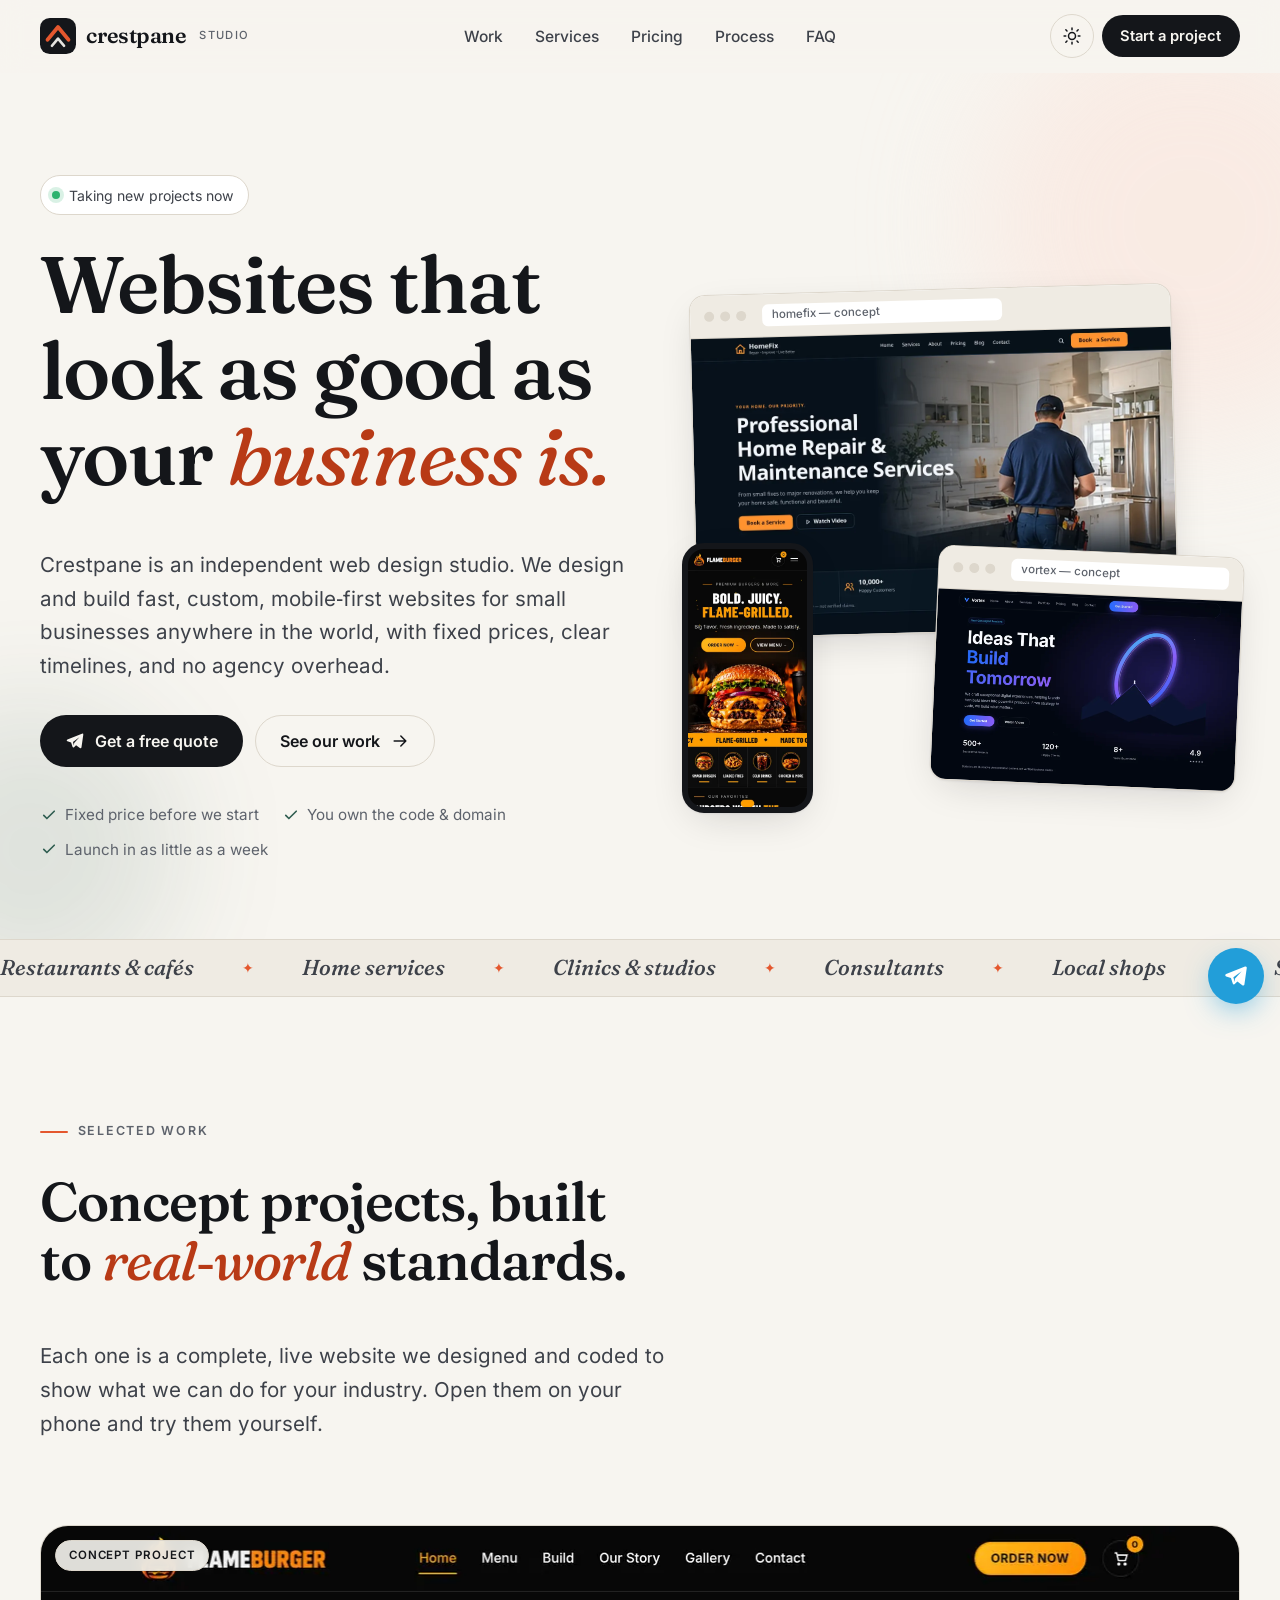
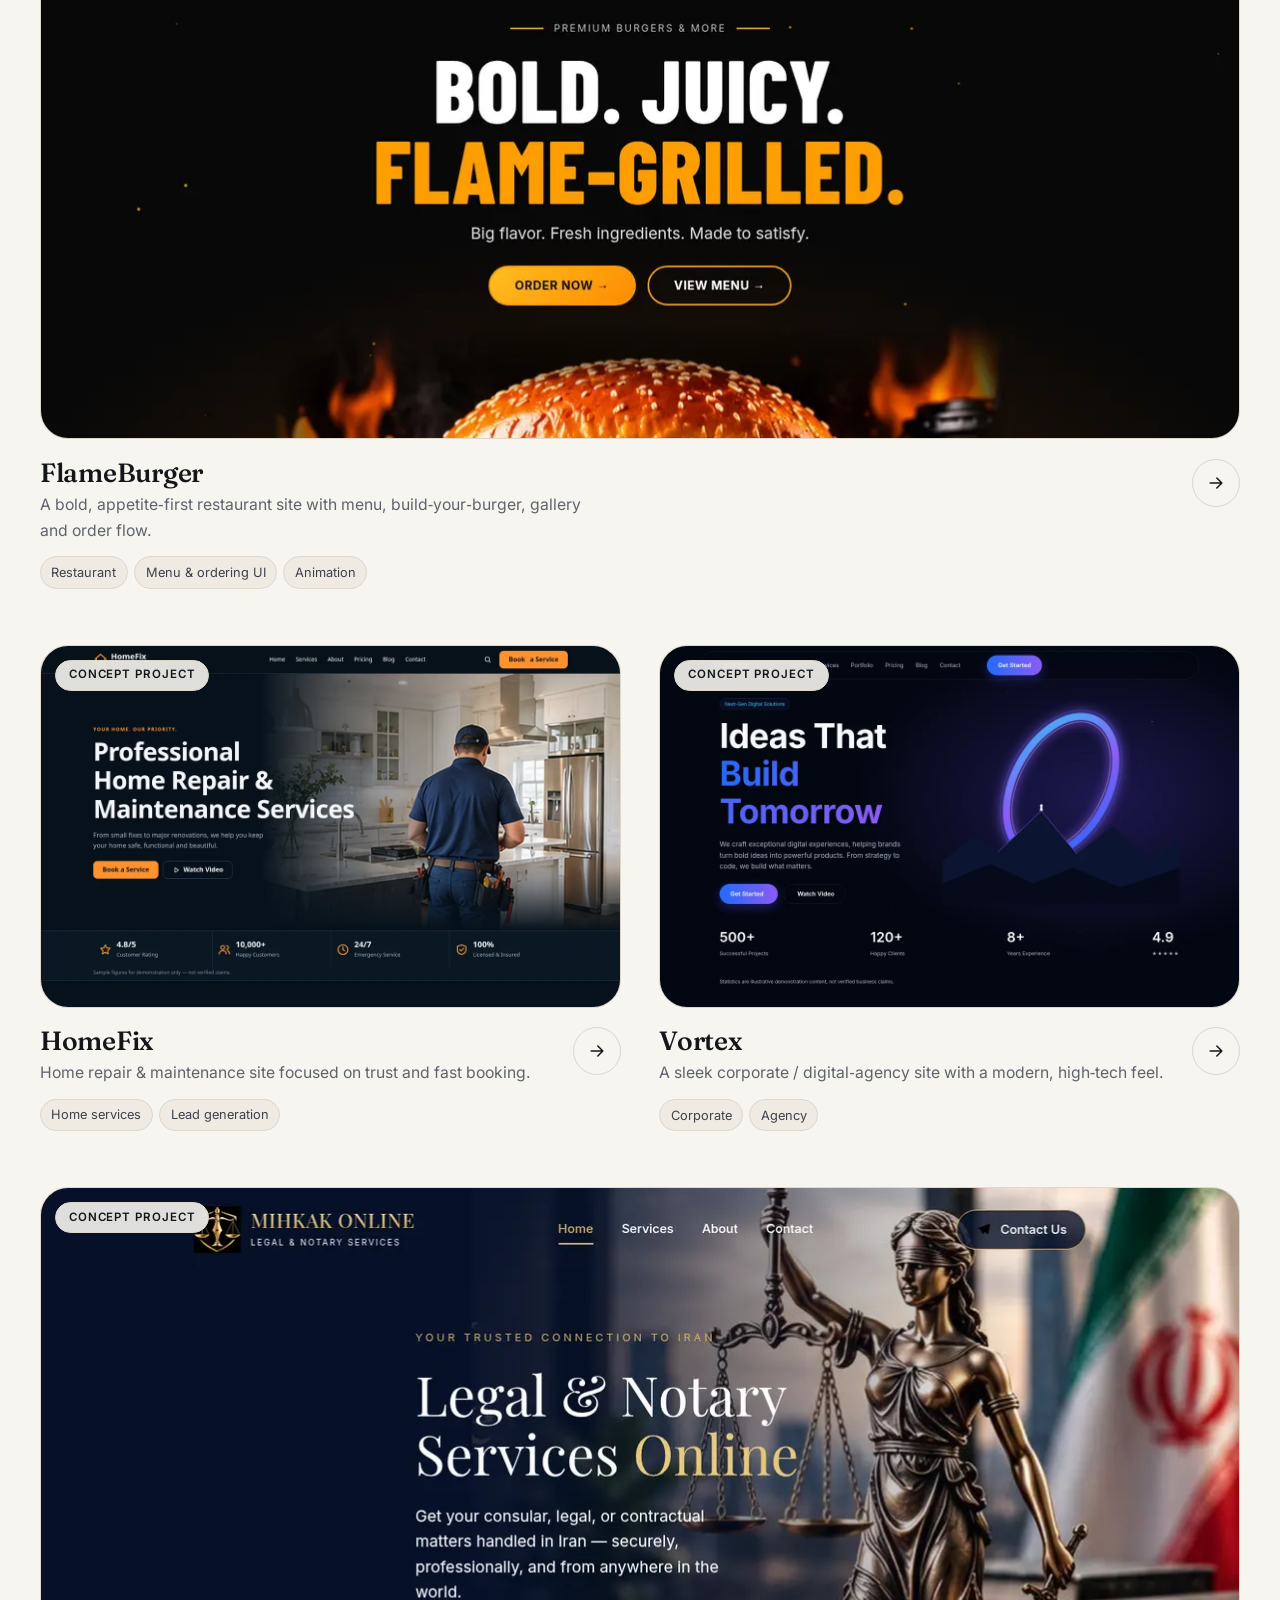
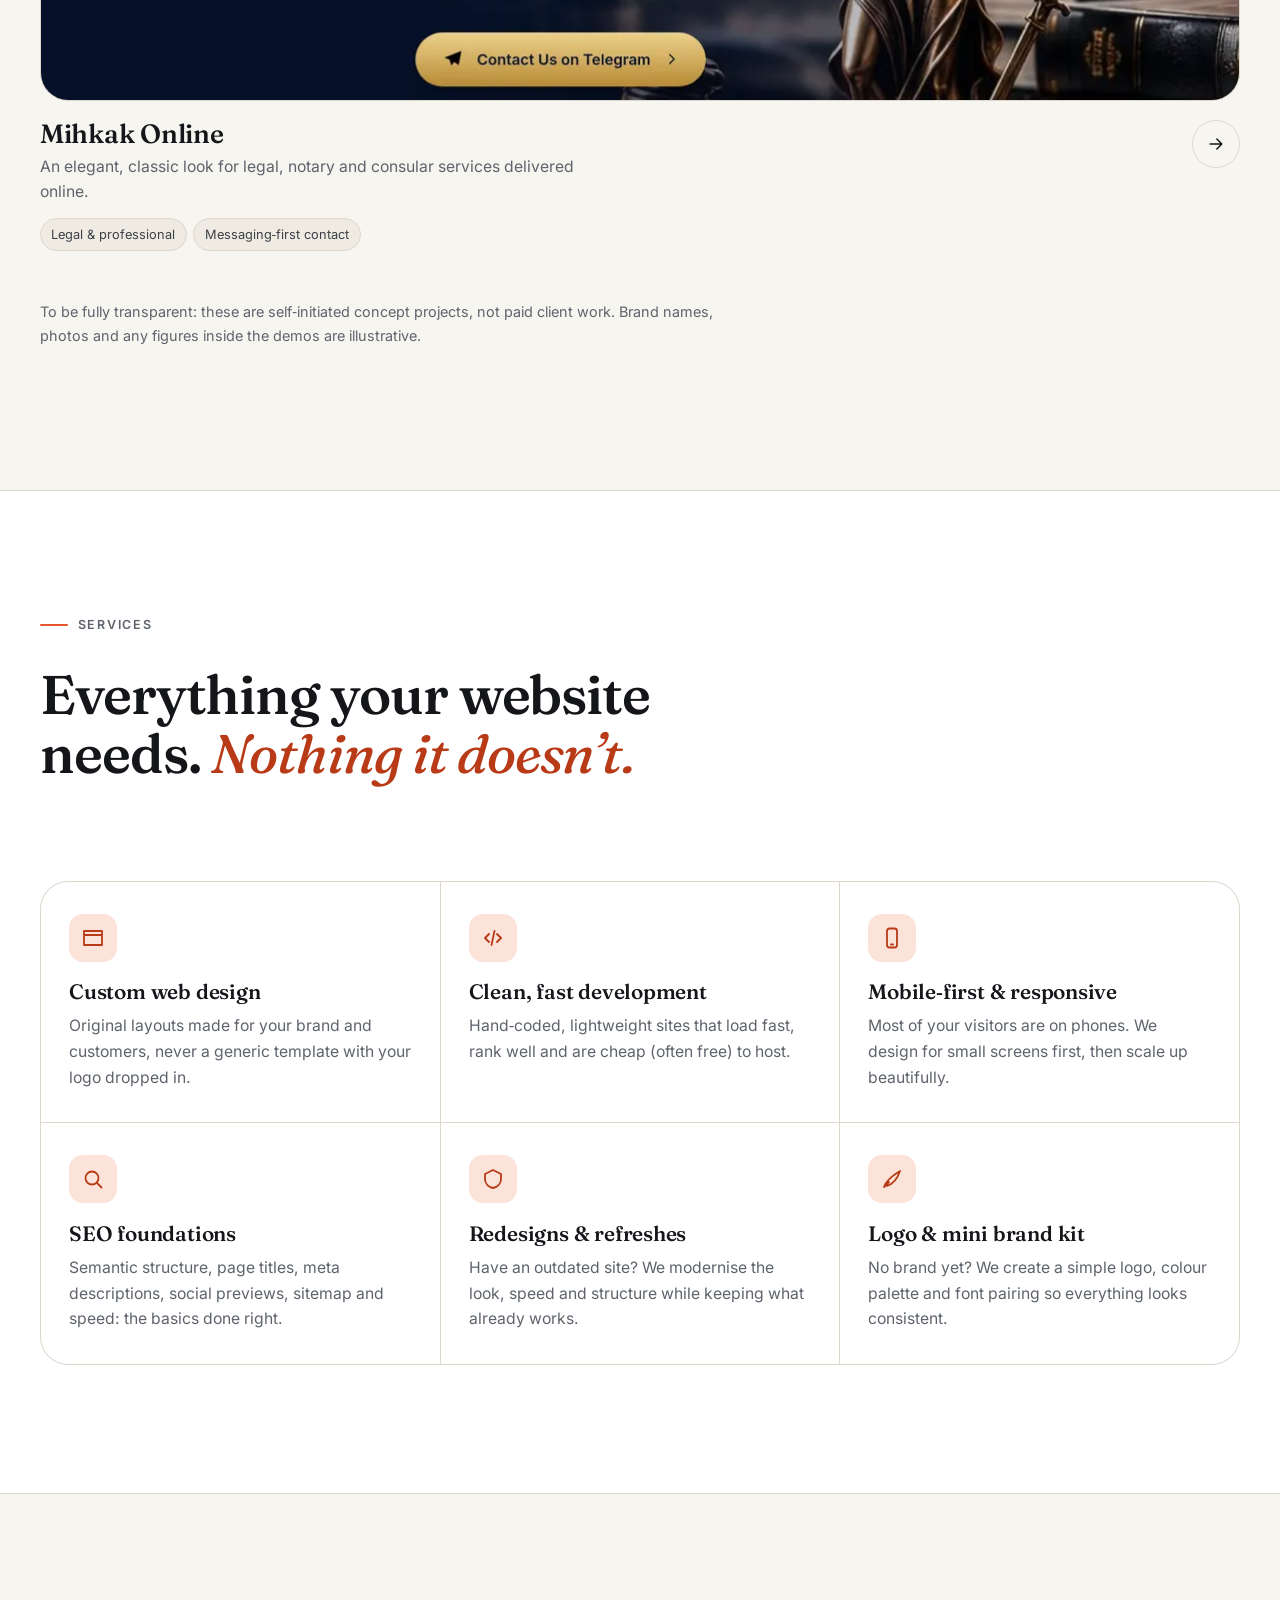
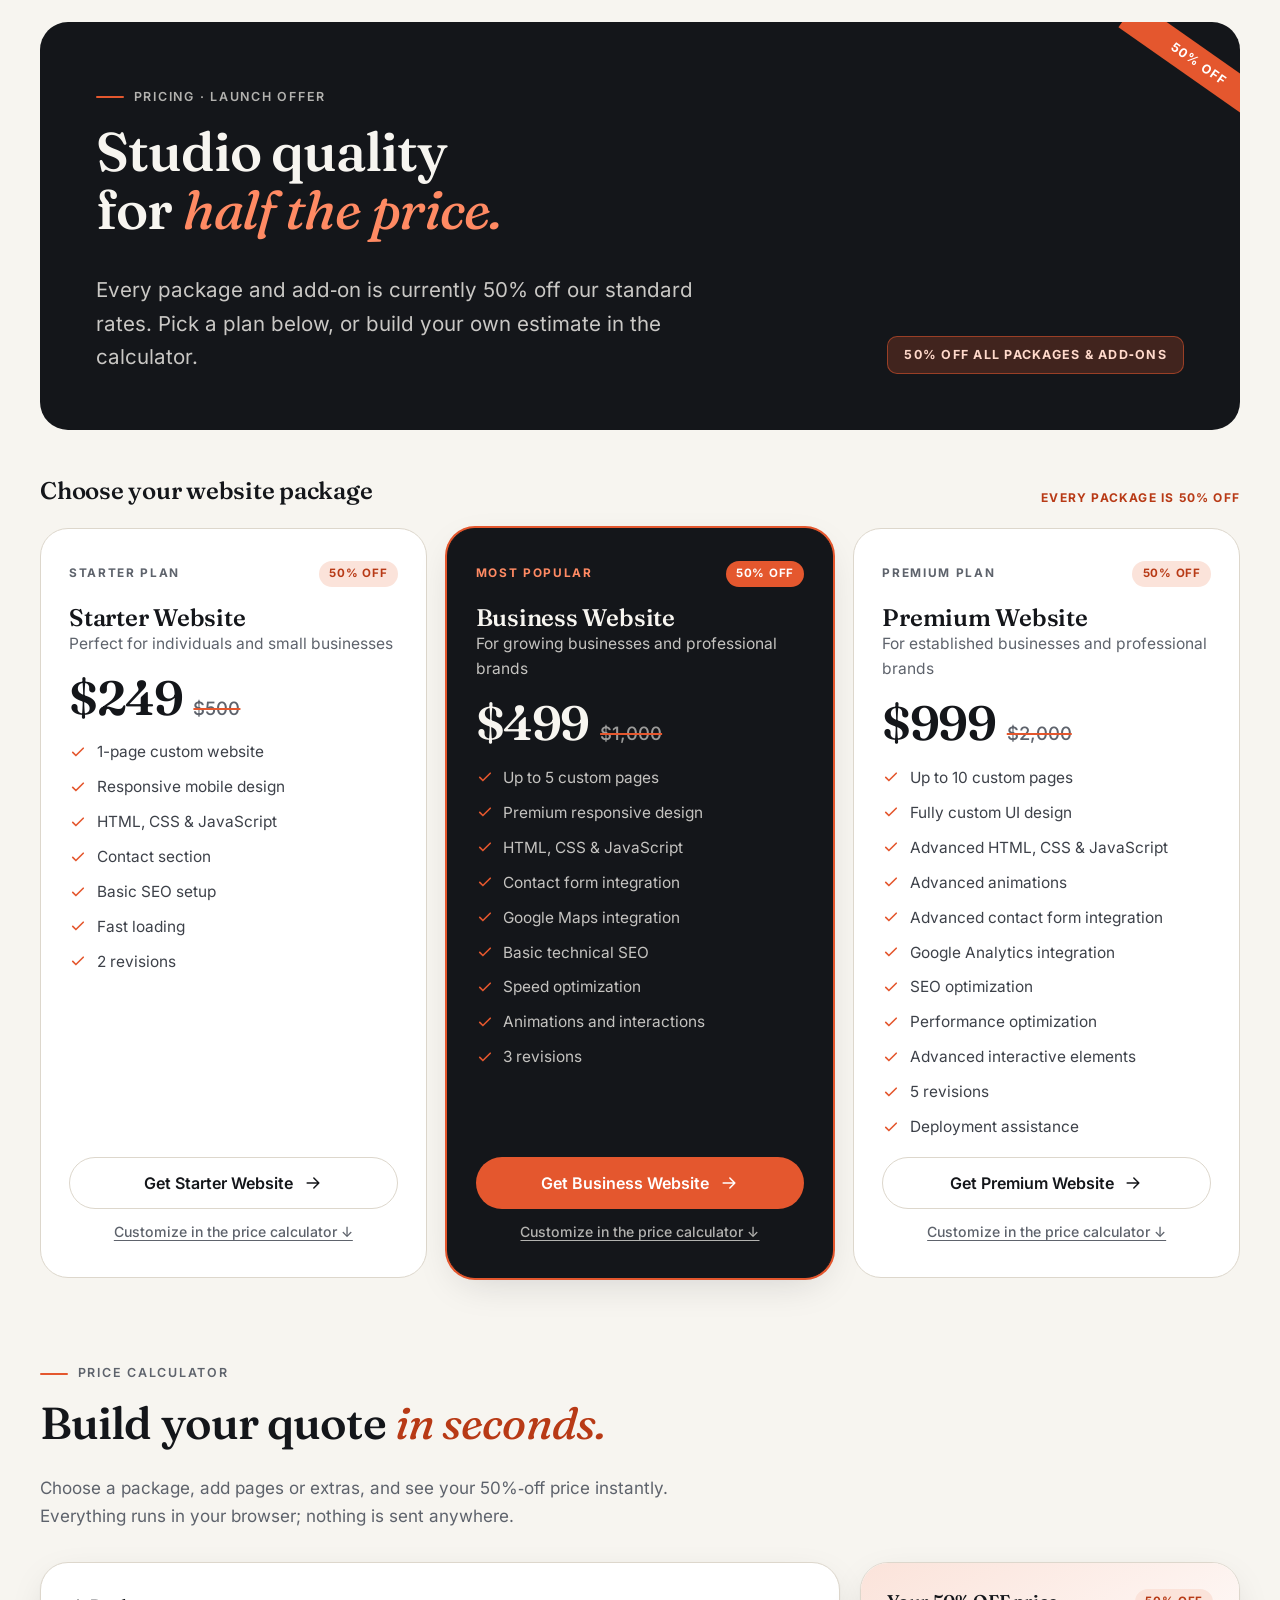
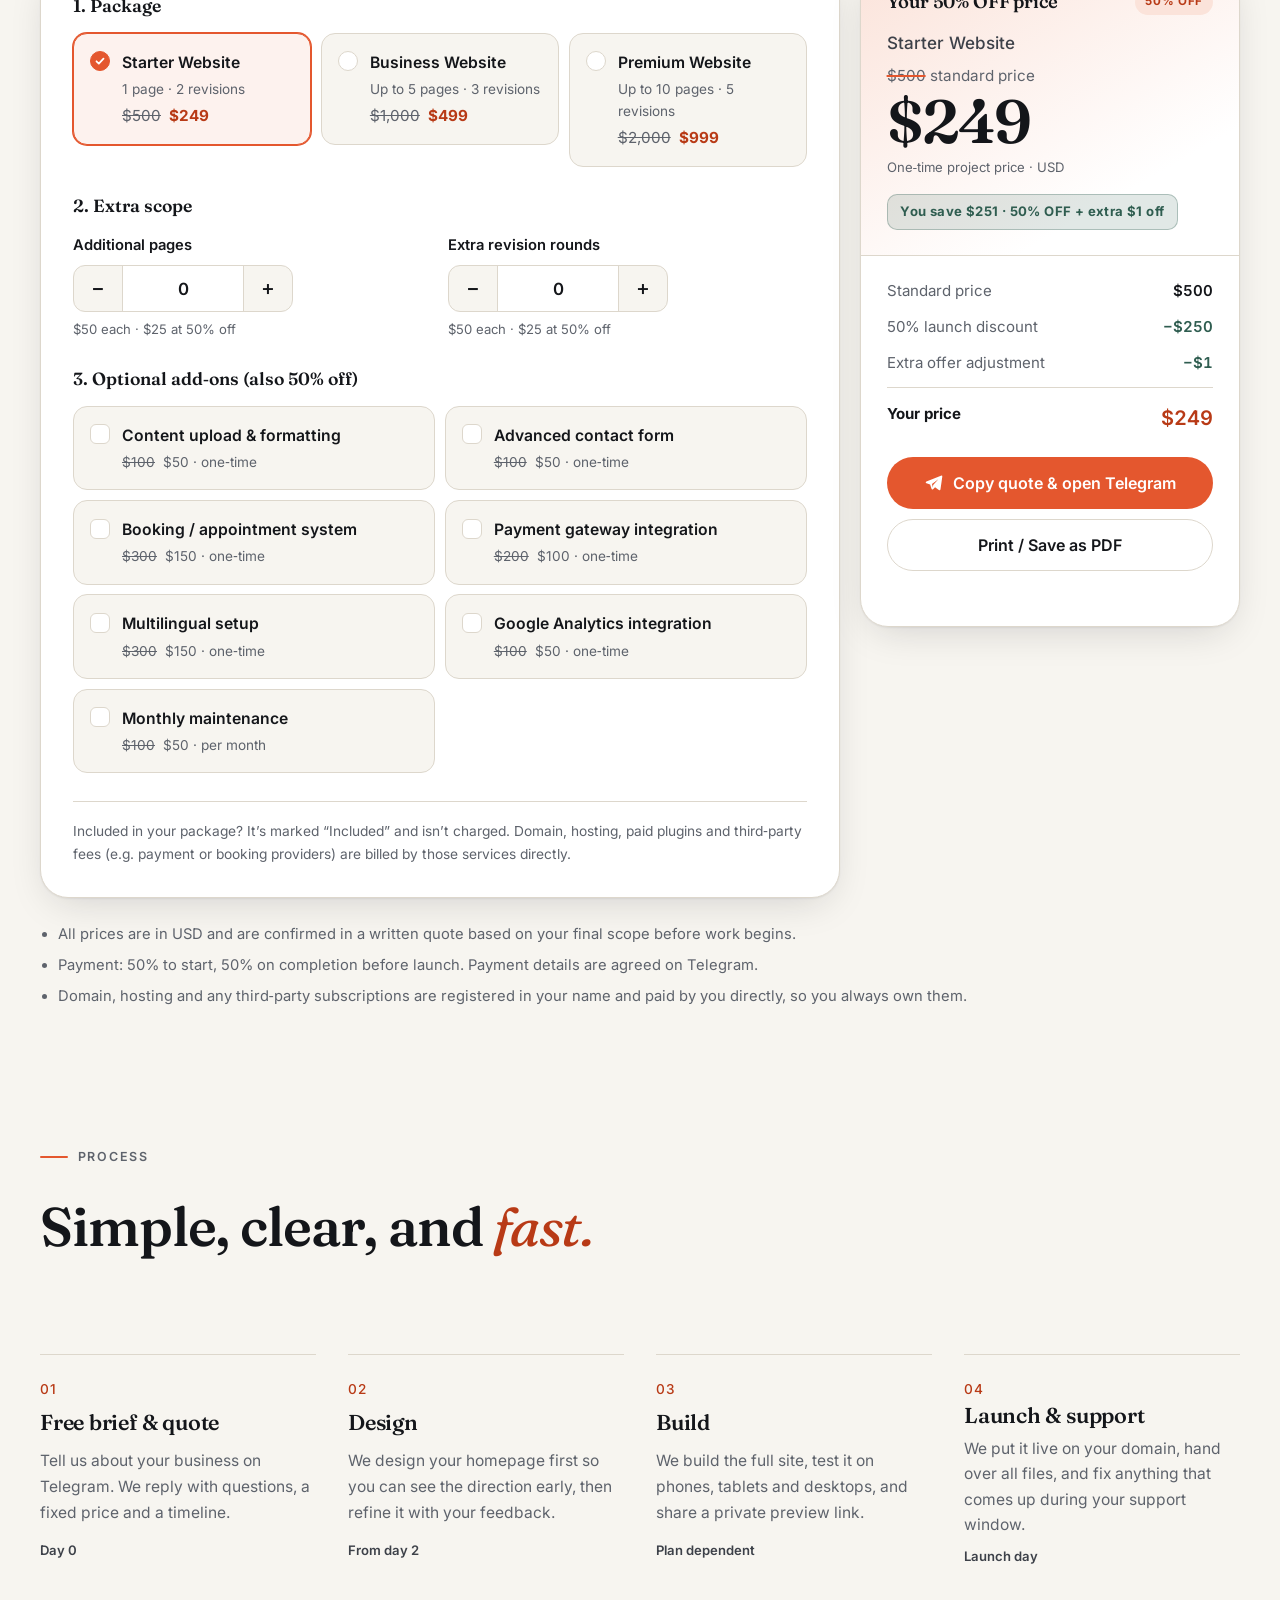
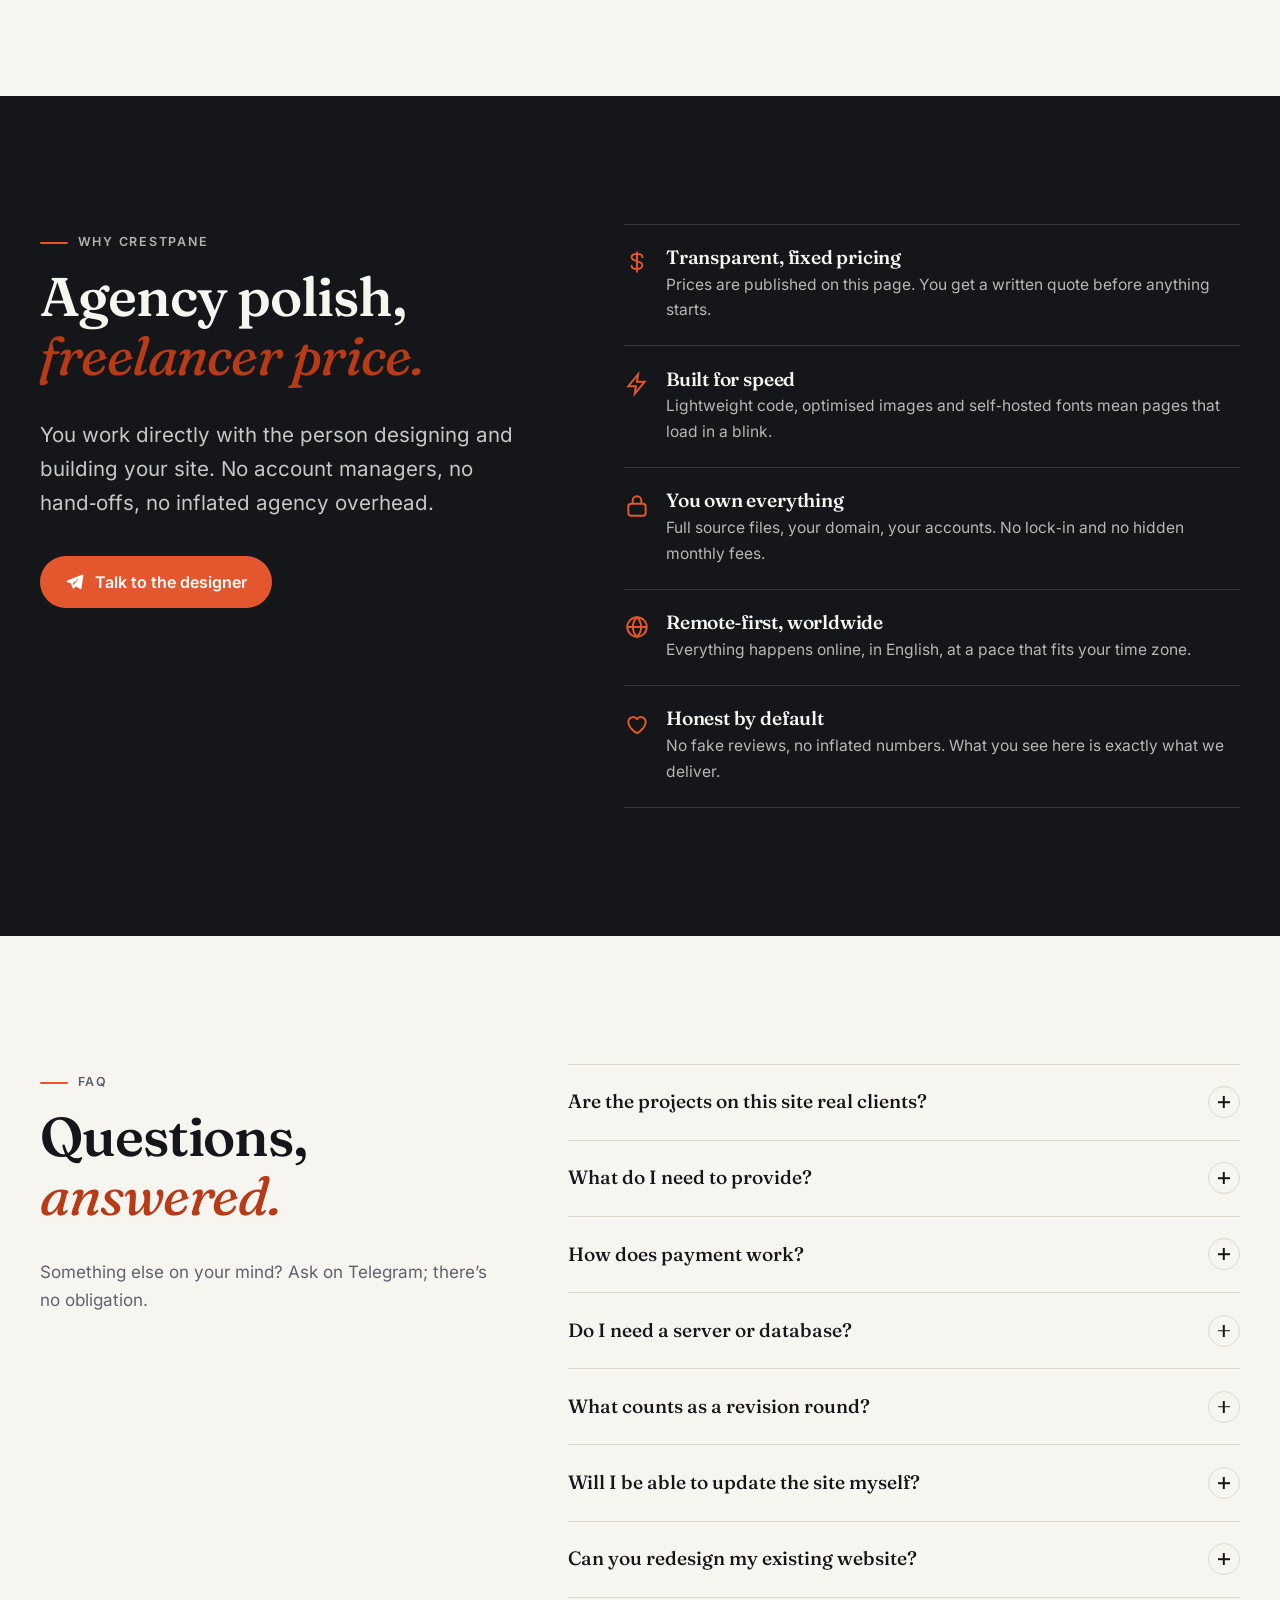
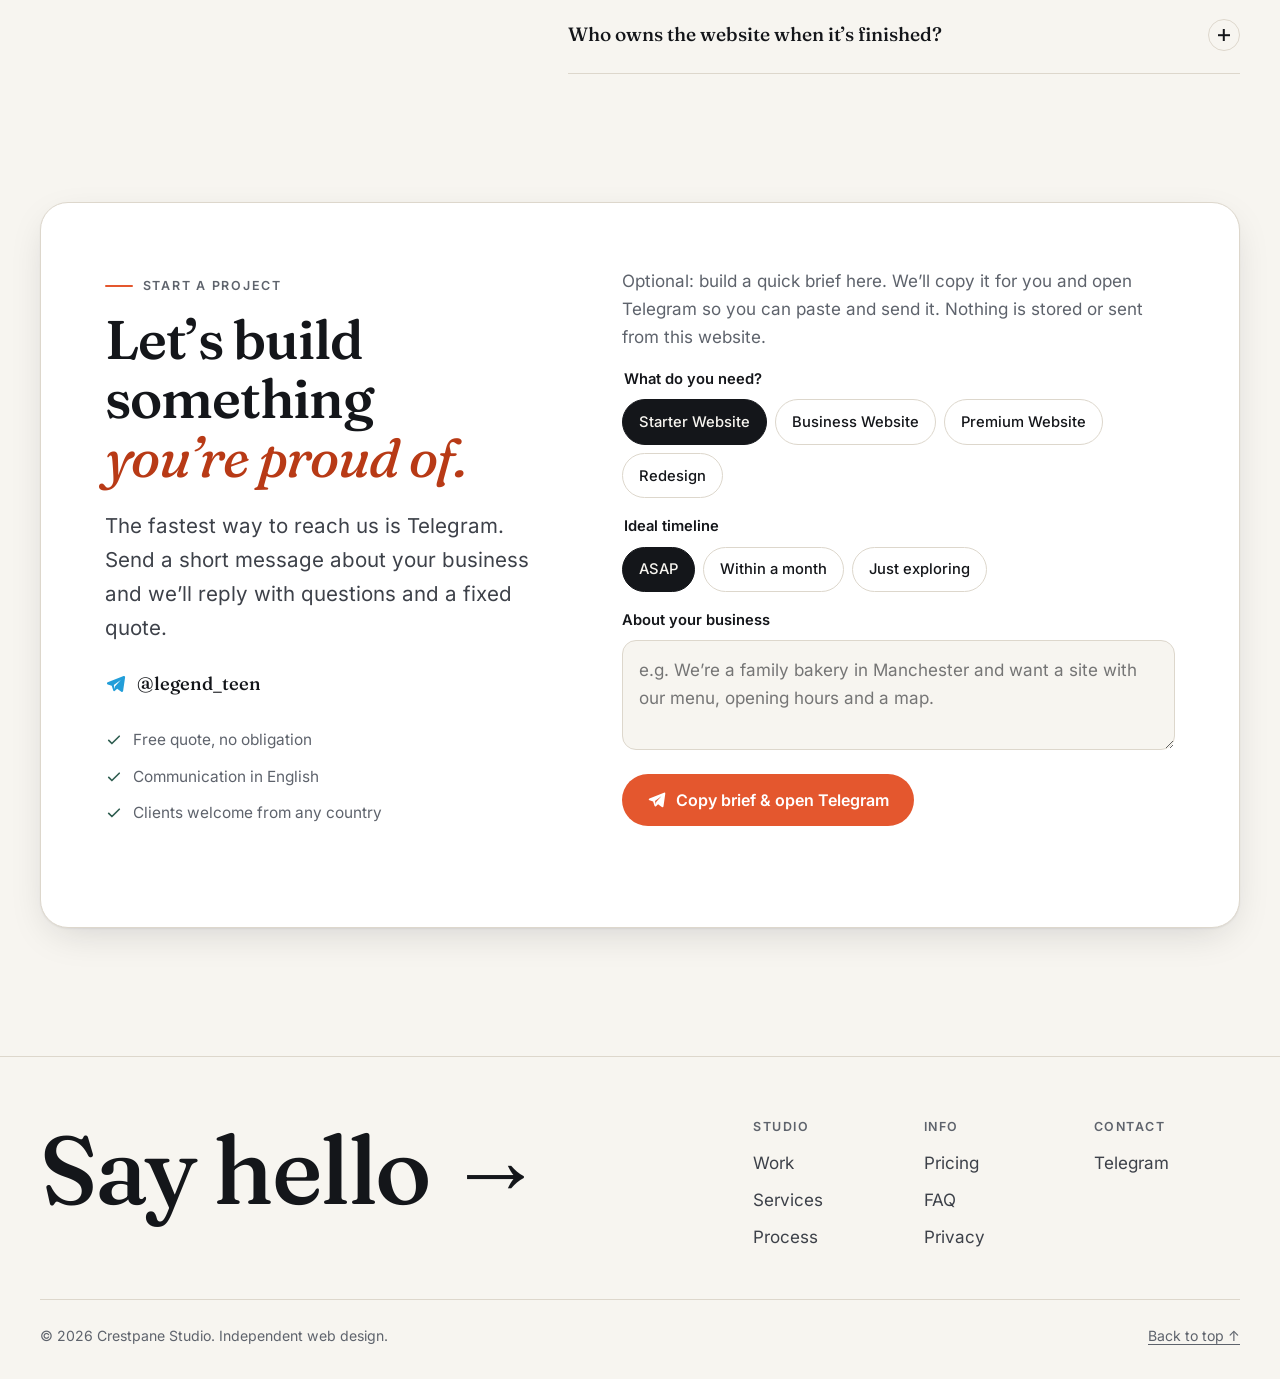
<file: index.html>
<!doctype html>
<html lang="en" class="no-js">
<head>
<meta charset="utf-8">
<meta name="viewport" content="width=device-width,initial-scale=1">
<title>Crestpane Studio — Custom websites for small businesses, worldwide</title>
<meta name="description" content="Crestpane is an independent web design studio building fast, custom, mobile-first websites for small businesses worldwide. Launch offer: 50% off, packages from $249. Message us on Telegram.">
<meta name="theme-color" content="#F7F5F0" media="(prefers-color-scheme: light)">
<meta name="theme-color" content="#0F1113" media="(prefers-color-scheme: dark)">
<link rel="icon" href="favicon.svg" type="image/svg+xml">
<link rel="icon" href="favicon-32.png" sizes="32x32" type="image/png">
<link rel="apple-touch-icon" href="apple-touch-icon.png">
<link rel="manifest" href="site.webmanifest">
<!-- After publishing, set the canonical/og:url to your live address -->
<meta property="og:type" content="website">
<meta property="og:site_name" content="Crestpane Studio">
<meta property="og:title" content="Crestpane Studio — Custom websites for small businesses">
<meta property="og:description" content="Fast, custom, mobile-first websites with fixed prices and clear timelines. Talk directly to the designer on Telegram.">
<meta property="og:image" content="assets/img/og-image.jpg">
<meta property="og:image:width" content="1200"><meta property="og:image:height" content="630">
<meta property="og:image:alt" content="Crestpane Studio — websites that look as good as your business">
<meta name="twitter:card" content="summary_large_image">
<link rel="preload" href="assets/fonts/fraunces.woff2" as="font" type="font/woff2" crossorigin>
<link rel="preload" href="assets/fonts/inter.woff2" as="font" type="font/woff2" crossorigin>
<link rel="stylesheet" href="assets/styles.css">
<script>(function(){var d=document.documentElement;d.classList.remove('no-js');try{var t=localStorage.getItem('theme');if(t)d.setAttribute('data-theme',t);}catch(e){}})();</script>
<script type="application/ld+json">{"@context":"https://schema.org","@type":"ProfessionalService","name":"Crestpane Studio","description":"Independent web design and development studio for small businesses worldwide.","areaServed":"Worldwide","priceRange":"$$","sameAs":["https://t.me/legend_teen"]}</script>
</head>
<body>
<a class="skip" href="#main">Skip to content</a>

<svg width="0" height="0" style="position:absolute" aria-hidden="true">
  <symbol id="i-tg" viewBox="0 0 24 24"><path fill="currentColor" d="M21.94 4.6a1.2 1.2 0 0 0-1.62-1.3L2.9 10.05c-1.1.43-1.05 2 .07 2.36l4.37 1.37 1.66 5.22c.25.8 1.25 1.06 1.85.48l2.43-2.33 4.53 3.33c.72.53 1.75.14 1.94-.74L21.94 4.6ZM9.6 13.2l7.6-5.6-6.2 6.9-.33 2.95L9.6 13.2Z"/></symbol>
  <symbol id="i-arrow" viewBox="0 0 24 24"><path fill="none" stroke="currentColor" stroke-width="1.8" stroke-linecap="round" stroke-linejoin="round" d="M5 12h14M13 6l6 6-6 6"/></symbol>
  <symbol id="i-check" viewBox="0 0 24 24"><path fill="none" stroke="currentColor" stroke-width="2.2" stroke-linecap="round" stroke-linejoin="round" d="m5 12.5 4.2 4.2L19 7"/></symbol>
  <symbol id="i-mark" viewBox="0 0 48 48"><rect width="48" height="48" rx="13" fill="var(--ink)"/><path d="M10 29 L24 12 L38 29" fill="none" stroke="#E4572E" stroke-width="5" stroke-linecap="round" stroke-linejoin="round"/><path d="M16 37 L24 27.5 L32 37" fill="none" stroke="var(--bg)" stroke-width="3.6" stroke-linecap="round" stroke-linejoin="round" opacity=".92"/></symbol>
</svg>

<header class="site-header" id="top">
  <nav class="wrap nav" aria-label="Main">
    <a class="brand" href="#top" aria-label="Crestpane Studio, back to top"><svg aria-hidden="true"><use href="#i-mark"/></svg>crestpane<small>Studio</small></a>
    <ul class="nav-links">
      <li><a href="#work">Work</a></li>
      <li><a href="#services">Services</a></li>
      <li><a href="#pricing">Pricing</a></li>
      <li><a href="#process">Process</a></li>
      <li><a href="#faq">FAQ</a></li>
    </ul>
    <div class="nav-actions">
      <button class="icon-btn theme-toggle" type="button" aria-label="Switch dark mode" aria-pressed="false">
        <svg class="sun" viewBox="0 0 24 24" aria-hidden="true"><circle cx="12" cy="12" r="4.2" fill="none" stroke="currentColor" stroke-width="1.8"/><path stroke="currentColor" stroke-width="1.8" stroke-linecap="round" d="M12 2.5v2M12 19.5v2M4.6 4.6l1.4 1.4M18 18l1.4 1.4M2.5 12h2M19.5 12h2M4.6 19.4 6 18M18 6l1.4-1.4"/></svg>
        <svg class="moon" viewBox="0 0 24 24" aria-hidden="true"><path fill="none" stroke="currentColor" stroke-width="1.8" stroke-linejoin="round" d="M20 14.5A8 8 0 0 1 9.5 4a8 8 0 1 0 10.5 10.5Z"/></svg>
      </button>
      <a class="btn btn-primary btn-sm nav-cta" href="https://t.me/legend_teen" target="_blank" rel="noopener">Start a project</a>
      <button class="icon-btn menu-toggle" type="button" aria-label="Open menu" aria-expanded="false" aria-controls="mobile-menu">
        <svg viewBox="0 0 24 24" aria-hidden="true"><path stroke="currentColor" stroke-width="1.8" stroke-linecap="round" d="M4 8h16M4 16h16"/></svg>
      </button>
    </div>
  </nav>
  <div class="mobile-menu" id="mobile-menu">
    <ul>
      <li><a href="#work">Work</a></li>
      <li><a href="#services">Services</a></li>
      <li><a href="#pricing">Pricing</a></li>
      <li><a href="#process">Process</a></li>
      <li><a href="#faq">FAQ</a></li>
    </ul>
    <a class="btn btn-accent" href="https://t.me/legend_teen" target="_blank" rel="noopener"><svg aria-hidden="true"><use href="#i-tg"/></svg>Message on Telegram</a>
  </div>
</header>

<main id="main">
  <section class="hero" aria-labelledby="hero-title">
    <div class="blob a" aria-hidden="true"></div><div class="blob b" aria-hidden="true"></div>
    <div class="wrap hero-grid">
      <div>
        <p class="status"><i aria-hidden="true"></i>Taking new projects now</p>
        <h1 id="hero-title">Websites that look as good as your <em class="serif">business&nbsp;is.</em></h1>
        <p class="lead">Crestpane is an independent web design studio. We design and build fast, custom, mobile‑first websites for small businesses anywhere in the world, with fixed prices, clear timelines, and no agency overhead.</p>
        <div class="hero-actions">
          <a class="btn btn-primary" href="https://t.me/legend_teen" target="_blank" rel="noopener"><svg aria-hidden="true"><use href="#i-tg"/></svg>Get a free quote</a>
          <a class="btn btn-ghost" href="#work">See our work <svg aria-hidden="true"><use href="#i-arrow"/></svg></a>
        </div>
        <ul class="hero-points">
          <li><svg aria-hidden="true"><use href="#i-check"/></svg>Fixed price before we start</li>
          <li><svg aria-hidden="true"><use href="#i-check"/></svg>You own the code &amp; domain</li>
          <li><svg aria-hidden="true"><use href="#i-check"/></svg>Launch in as little as a week</li>
        </ul>
      </div>
      <div class="hero-visual" aria-hidden="true">
        <div class="browser b1"><div class="browser-bar"><span></span><span></span><span></span><em>homefix — concept</em></div><img src="assets/work/homefix.webp" width="1200" height="750" alt="" fetchpriority="high"></div>
        <div class="browser b2"><div class="browser-bar"><span></span><span></span><span></span><em>vortex — concept</em></div><img src="assets/work/vortex.webp" width="1200" height="750" alt="" loading="lazy"></div>
        <div class="phone"><img src="assets/work/flameburger-mobile.webp" width="390" height="844" alt="" loading="lazy"></div>
      </div>
    </div>
  </section>

  <div class="ticker" aria-hidden="true">
    <div class="ticker-track">
      <span>Restaurants &amp; cafés</span><span>Home services</span><span>Clinics &amp; studios</span><span>Consultants</span><span>Local shops</span><span>Startups</span><span>Agencies</span><span>Legal &amp; professional</span>
      <span>Restaurants &amp; cafés</span><span>Home services</span><span>Clinics &amp; studios</span><span>Consultants</span><span>Local shops</span><span>Startups</span><span>Agencies</span><span>Legal &amp; professional</span>
    </div>
  </div>

  <section id="work" aria-labelledby="work-title">
    <div class="wrap">
      <div class="section-head reveal">
        <span class="eyebrow">Selected work</span>
        <h2 id="work-title">Concept projects, built to <em class="serif">real‑world</em> standards.</h2>
        <p class="lead">Each one is a complete, live website we designed and coded to show what we can do for your industry. Open them on your phone and try them yourself.</p>
      </div>
      <div class="work-grid">
        <a class="work-card wide reveal" href="https://forgeservices.github.io/FlameBurger/" target="_blank" rel="noopener">
          <div class="work-media"><img src="assets/work/flameburger.webp" width="1200" height="750" loading="lazy" alt="FlameBurger concept website: dark hero with a flame‑grilled burger and Order Now buttons"><span class="tag">Concept project</span></div>
          <div class="work-meta"><div><h3>FlameBurger</h3><p>A bold, appetite‑first restaurant site with menu, build‑your‑burger, gallery and order flow.</p><ul class="chips"><li>Restaurant</li><li>Menu &amp; ordering UI</li><li>Animation</li></ul></div><span class="arrow" aria-hidden="true"><svg><use href="#i-arrow"/></svg></span></div>
          <span class="sr-only">(opens live demo in a new tab)</span>
        </a>
        <a class="work-card reveal" href="https://forgeservices.github.io/Portfolio1st/" target="_blank" rel="noopener">
          <div class="work-media"><img src="assets/work/homefix.webp" width="1200" height="750" loading="lazy" alt="HomeFix concept website: home repair technician in a kitchen with a Book a Service button"><span class="tag">Concept project</span></div>
          <div class="work-meta"><div><h3>HomeFix</h3><p>Home repair &amp; maintenance site focused on trust and fast booking.</p><ul class="chips"><li>Home services</li><li>Lead generation</li></ul></div><span class="arrow" aria-hidden="true"><svg><use href="#i-arrow"/></svg></span></div>
          <span class="sr-only">(opens live demo in a new tab)</span>
        </a>
        <a class="work-card reveal" href="https://forgeservices.github.io/Portfolio2nd/" target="_blank" rel="noopener">
          <div class="work-media"><img src="assets/work/vortex.webp" width="1200" height="750" loading="lazy" alt="Vortex concept website: dark tech hero with a glowing ring and the headline Ideas That Build Tomorrow"><span class="tag">Concept project</span></div>
          <div class="work-meta"><div><h3>Vortex</h3><p>A sleek corporate / digital‑agency site with a modern, high‑tech feel.</p><ul class="chips"><li>Corporate</li><li>Agency</li></ul></div><span class="arrow" aria-hidden="true"><svg><use href="#i-arrow"/></svg></span></div>
          <span class="sr-only">(opens live demo in a new tab)</span>
        </a>
        <a class="work-card wide reveal" href="https://forgeservices.github.io/Portfolio4th/" target="_blank" rel="noopener">
          <div class="work-media"><img src="assets/work/mihkak.webp" width="1200" height="750" loading="lazy" alt="Mihkak Online concept website: navy and gold legal services hero with a statue of justice"><span class="tag">Concept project</span></div>
          <div class="work-meta"><div><h3>Mihkak Online</h3><p>An elegant, classic look for legal, notary and consular services delivered online.</p><ul class="chips"><li>Legal &amp; professional</li><li>Messaging‑first contact</li></ul></div><span class="arrow" aria-hidden="true"><svg><use href="#i-arrow"/></svg></span></div>
          <span class="sr-only">(opens live demo in a new tab)</span>
        </a>
      </div>
      <p class="note reveal">To be fully transparent: these are self‑initiated concept projects, not paid client work. Brand names, photos and any figures inside the demos are illustrative.</p>
    </div>
  </section>

  <section class="services" id="services" aria-labelledby="svc-title">
    <div class="wrap">
      <div class="section-head reveal">
        <span class="eyebrow">Services</span>
        <h2 id="svc-title">Everything your website needs. <em class="serif">Nothing it doesn’t.</em></h2>
      </div>
      <div class="svc-grid reveal">
        <article class="svc"><div class="svc-ico"><svg viewBox="0 0 24 24" aria-hidden="true"><path fill="none" stroke="currentColor" stroke-width="1.8" stroke-linejoin="round" d="M3 5h18v14H3zM3 9h18"/></svg></div><h3>Custom web design</h3><p>Original layouts made for your brand and customers, never a generic template with your logo dropped in.</p></article>
        <article class="svc"><div class="svc-ico"><svg viewBox="0 0 24 24" aria-hidden="true"><path fill="none" stroke="currentColor" stroke-width="1.8" stroke-linecap="round" stroke-linejoin="round" d="m8 8-4 4 4 4M16 8l4 4-4 4M13.5 5l-3 14"/></svg></div><h3>Clean, fast development</h3><p>Hand‑coded, lightweight sites that load fast, rank well and are cheap (often free) to host.</p></article>
        <article class="svc"><div class="svc-ico"><svg viewBox="0 0 24 24" aria-hidden="true"><rect x="7" y="2.5" width="10" height="19" rx="2.5" fill="none" stroke="currentColor" stroke-width="1.8"/><path stroke="currentColor" stroke-width="1.8" stroke-linecap="round" d="M11 18.5h2"/></svg></div><h3>Mobile‑first &amp; responsive</h3><p>Most of your visitors are on phones. We design for small screens first, then scale up beautifully.</p></article>
        <article class="svc"><div class="svc-ico"><svg viewBox="0 0 24 24" aria-hidden="true"><circle cx="11" cy="11" r="6.5" fill="none" stroke="currentColor" stroke-width="1.8"/><path stroke="currentColor" stroke-width="1.8" stroke-linecap="round" d="m16 16 4.5 4.5"/></svg></div><h3>SEO foundations</h3><p>Semantic structure, page titles, meta descriptions, social previews, sitemap and speed: the basics done right.</p></article>
        <article class="svc"><div class="svc-ico"><svg viewBox="0 0 24 24" aria-hidden="true"><path fill="none" stroke="currentColor" stroke-width="1.8" stroke-linejoin="round" d="M12 3 4 7v5c0 4.5 3.4 8 8 9 4.6-1 8-4.5 8-9V7l-8-4Z"/></svg></div><h3>Redesigns &amp; refreshes</h3><p>Have an outdated site? We modernise the look, speed and structure while keeping what already works.</p></article>
        <article class="svc"><div class="svc-ico"><svg viewBox="0 0 24 24" aria-hidden="true"><path fill="none" stroke="currentColor" stroke-width="1.8" stroke-linecap="round" stroke-linejoin="round" d="M4 20c2-6 6-10 16-16-3 9-7 13-13 15M4 20l5-5"/></svg></div><h3>Logo &amp; mini brand kit</h3><p>No brand yet? We create a simple logo, colour palette and font pairing so everything looks consistent.</p></article>
      </div>
    </div>
  </section>

  <section id="pricing" aria-labelledby="price-title">
    <div class="wrap">
      <div class="offer-banner reveal">
        <div>
          <span class="eyebrow">Pricing · Launch offer</span>
          <h2 id="price-title">Studio quality for <em class="serif">half the price.</em></h2>
          <p class="lead">Every package and add‑on is currently 50% off our standard rates. Pick a plan below, or build your own estimate in the calculator.</p>
        </div>
        <p class="offer-ribbon">50% OFF ALL PACKAGES &amp; ADD‑ONS</p>
      </div>
      <div class="price-head reveal"><h3>Choose your website package</h3><span>Every package is 50% off</span></div>
      <div class="price-grid">
        <article class="plan reveal" aria-labelledby="p-starter" data-plan="starter">
          <div class="plan-top"><span class="plan-label">STARTER PLAN</span><span class="off-pill">50% OFF</span></div>
          <div><h3 id="p-starter">Starter Website</h3><p class="muted plan-sub">Perfect for individuals and small businesses</p></div>
          <p class="price"><strong>$249</strong><s class="was"><span class="sr-only">was </span>$500</s><span class="sr-only">, now 50% off</span></p>
          <ul>
            <li><svg aria-hidden="true"><use href="#i-check"/></svg>1-page custom website</li>
            <li><svg aria-hidden="true"><use href="#i-check"/></svg>Responsive mobile design</li>
            <li><svg aria-hidden="true"><use href="#i-check"/></svg>HTML, CSS &amp; JavaScript</li>
            <li><svg aria-hidden="true"><use href="#i-check"/></svg>Contact section</li>
            <li><svg aria-hidden="true"><use href="#i-check"/></svg>Basic SEO setup</li>
            <li><svg aria-hidden="true"><use href="#i-check"/></svg>Fast loading</li>
            <li><svg aria-hidden="true"><use href="#i-check"/></svg>2 revisions</li>
          </ul>
          <a class="btn btn-ghost plan-cta" href="https://t.me/legend_teen" target="_blank" rel="noopener" data-plan="starter">Get Starter Website <svg aria-hidden="true"><use href="#i-arrow"/></svg></a>
          <button class="plan-calc" type="button" data-plan="starter">Customize in the price calculator ↓</button>
        </article>
        <article class="plan featured reveal" aria-labelledby="p-business" data-plan="business">
          <div class="plan-top"><span class="plan-label">MOST POPULAR</span><span class="off-pill">50% OFF</span></div>
          <div><h3 id="p-business">Business Website</h3><p class="muted plan-sub">For growing businesses and professional brands</p></div>
          <p class="price"><strong>$499</strong><s class="was"><span class="sr-only">was </span>$1,000</s><span class="sr-only">, now 50% off</span></p>
          <ul>
            <li><svg aria-hidden="true"><use href="#i-check"/></svg>Up to 5 custom pages</li>
            <li><svg aria-hidden="true"><use href="#i-check"/></svg>Premium responsive design</li>
            <li><svg aria-hidden="true"><use href="#i-check"/></svg>HTML, CSS &amp; JavaScript</li>
            <li><svg aria-hidden="true"><use href="#i-check"/></svg>Contact form integration</li>
            <li><svg aria-hidden="true"><use href="#i-check"/></svg>Google Maps integration</li>
            <li><svg aria-hidden="true"><use href="#i-check"/></svg>Basic technical SEO</li>
            <li><svg aria-hidden="true"><use href="#i-check"/></svg>Speed optimization</li>
            <li><svg aria-hidden="true"><use href="#i-check"/></svg>Animations and interactions</li>
            <li><svg aria-hidden="true"><use href="#i-check"/></svg>3 revisions</li>
          </ul>
          <a class="btn btn-primary plan-cta" href="https://t.me/legend_teen" target="_blank" rel="noopener" data-plan="business">Get Business Website <svg aria-hidden="true"><use href="#i-arrow"/></svg></a>
          <button class="plan-calc" type="button" data-plan="business">Customize in the price calculator ↓</button>
        </article>
        <article class="plan reveal" aria-labelledby="p-premium" data-plan="premium">
          <div class="plan-top"><span class="plan-label">PREMIUM PLAN</span><span class="off-pill">50% OFF</span></div>
          <div><h3 id="p-premium">Premium Website</h3><p class="muted plan-sub">For established businesses and professional brands</p></div>
          <p class="price"><strong>$999</strong><s class="was"><span class="sr-only">was </span>$2,000</s><span class="sr-only">, now 50% off</span></p>
          <ul>
            <li><svg aria-hidden="true"><use href="#i-check"/></svg>Up to 10 custom pages</li>
            <li><svg aria-hidden="true"><use href="#i-check"/></svg>Fully custom UI design</li>
            <li><svg aria-hidden="true"><use href="#i-check"/></svg>Advanced HTML, CSS &amp; JavaScript</li>
            <li><svg aria-hidden="true"><use href="#i-check"/></svg>Advanced animations</li>
            <li><svg aria-hidden="true"><use href="#i-check"/></svg>Advanced contact form integration</li>
            <li><svg aria-hidden="true"><use href="#i-check"/></svg>Google Analytics integration</li>
            <li><svg aria-hidden="true"><use href="#i-check"/></svg>SEO optimization</li>
            <li><svg aria-hidden="true"><use href="#i-check"/></svg>Performance optimization</li>
            <li><svg aria-hidden="true"><use href="#i-check"/></svg>Advanced interactive elements</li>
            <li><svg aria-hidden="true"><use href="#i-check"/></svg>5 revisions</li>
            <li><svg aria-hidden="true"><use href="#i-check"/></svg>Deployment assistance</li>
          </ul>
          <a class="btn btn-ghost plan-cta" href="https://t.me/legend_teen" target="_blank" rel="noopener" data-plan="premium">Get Premium Website <svg aria-hidden="true"><use href="#i-arrow"/></svg></a>
          <button class="plan-calc" type="button" data-plan="premium">Customize in the price calculator ↓</button>
        </article>
      </div>

      <div class="calc reveal" id="calculator" aria-labelledby="calc-title">
        <div class="calc-head">
          <span class="eyebrow">Price calculator</span>
          <h2 id="calc-title">Build your quote <em class="serif">in seconds.</em></h2>
          <p class="muted">Choose a package, add pages or extras, and see your 50%‑off price instantly. Everything runs in your browser; nothing is sent anywhere.</p>
        </div>
        <div class="calc-grid">
          <form class="calc-box" id="calc-form" onsubmit="return false">
            <fieldset><legend>1. Package</legend>
              <div class="pkg-opts">
                <label><input type="radio" name="pkg" value="starter" checked><span><b>Starter Website</b><small>1 page · 2 revisions</small><em><s><span class="sr-only">was </span>$500</s> $249</em></span></label>
                <label><input type="radio" name="pkg" value="business"><span><b>Business Website</b><small>Up to 5 pages · 3 revisions</small><em><s><span class="sr-only">was </span>$1,000</s> $499</em></span></label>
                <label><input type="radio" name="pkg" value="premium"><span><b>Premium Website</b><small>Up to 10 pages · 5 revisions</small><em><s><span class="sr-only">was </span>$2,000</s> $999</em></span></label>
              </div>
            </fieldset>
            <fieldset><legend>2. Extra scope</legend>
              <div class="num-grid">
                <div class="num"><label for="c-pages">Additional pages</label><div class="stepper"><button type="button" data-step="-1" data-for="c-pages" aria-label="Fewer pages">−</button><input id="c-pages" type="number" inputmode="numeric" min="0" max="50" value="0"><button type="button" data-step="1" data-for="c-pages" aria-label="More pages">+</button></div><small>$50 each · $25 at 50% off</small></div>
                <div class="num"><label for="c-rev">Extra revision rounds</label><div class="stepper"><button type="button" data-step="-1" data-for="c-rev" aria-label="Fewer revision rounds">−</button><input id="c-rev" type="number" inputmode="numeric" min="0" max="10" value="0"><button type="button" data-step="1" data-for="c-rev" aria-label="More revision rounds">+</button></div><small>$50 each · $25 at 50% off</small></div>
              </div>
            </fieldset>
            <fieldset><legend>3. Optional add‑ons (also 50% off)</legend>
              <div class="addons" id="c-addons">
                <label class="addon"><input type="checkbox" value="content"><span><b>Content upload &amp; formatting</b><small><s><span class="sr-only">was </span>$100</s> $50 · one‑time</small></span></label>
                <label class="addon" data-included="premium"><input type="checkbox" value="contact"><span><b>Advanced contact form</b><small><s><span class="sr-only">was </span>$100</s> $50 · one‑time</small></span></label>
                <label class="addon"><input type="checkbox" value="booking"><span><b>Booking / appointment system</b><small><s><span class="sr-only">was </span>$300</s> $150 · one‑time</small></span></label>
                <label class="addon"><input type="checkbox" value="payment"><span><b>Payment gateway integration</b><small><s><span class="sr-only">was </span>$200</s> $100 · one‑time</small></span></label>
                <label class="addon"><input type="checkbox" value="multilingual"><span><b>Multilingual setup</b><small><s><span class="sr-only">was </span>$300</s> $150 · one‑time</small></span></label>
                <label class="addon" data-included="premium"><input type="checkbox" value="analytics"><span><b>Google Analytics integration</b><small><s><span class="sr-only">was </span>$100</s> $50 · one‑time</small></span></label>
                <label class="addon"><input type="checkbox" value="maintenance"><span><b>Monthly maintenance</b><small><s><span class="sr-only">was </span>$100</s> $50 · per month</small></span></label>
              </div>
            </fieldset>
            <p class="calc-note">Included in your package? It’s marked “Included” and isn’t charged. Domain, hosting, paid plugins and third‑party fees (e.g. payment or booking providers) are billed by those services directly.</p>
          </form>
          <aside class="summary" aria-labelledby="sum-title">
            <div class="sum-top">
              <div class="sum-row"><h3 id="sum-title">Your 50% OFF price</h3><span class="off-pill">50% OFF</span></div>
              <p class="sum-name" id="s-name">Starter Website</p>
              <p class="sum-old"><s id="s-old"><span class="sr-only">Standard price </span>$500</s> standard price</p>
              <p class="sum-final" id="s-final" aria-live="polite">$249</p>
              <p class="sum-cap">One‑time project price · USD</p>
              <p class="sum-save" id="s-save">You save $251</p>
            </div>
            <dl class="sum-rows">
              <div><dt>Standard price</dt><dd id="r-std">$500</dd></div>
              <div class="disc"><dt>50% launch discount</dt><dd id="r-disc">−$250</dd></div>
              <div class="disc"><dt>Extra offer adjustment</dt><dd id="r-adj">−$1</dd></div>
              <div class="total"><dt>Your price</dt><dd id="r-total">$249</dd></div>
              <div class="monthly" id="r-month-row" hidden><dt>Monthly maintenance</dt><dd id="r-month">$50 / mo</dd></div>
            </dl>
            <div class="sum-actions">
              <button class="btn btn-accent" type="button" id="c-send"><svg aria-hidden="true"><use href="#i-tg"/></svg>Copy quote &amp; open Telegram</button>
              <button class="btn btn-ghost" type="button" id="c-print">Print / Save as PDF</button>
              <p class="brief-status" id="c-status" role="status" aria-live="polite"></p>
            </div>
          </aside>
        </div>
      </div>
      <ul class="price-notes reveal">
        <li>All prices are in USD and are confirmed in a written quote based on your final scope before work begins.</li>
        <li>Payment: 50% to start, 50% on completion before launch. Payment details are agreed on Telegram.</li>
        <li>Domain, hosting and any third‑party subscriptions are registered in your name and paid by you directly, so you always own them.</li>
      </ul>
    </div>
  </section>

  <section id="process" aria-labelledby="process-title" style="padding-top:0">
    <div class="wrap">
      <div class="section-head reveal">
        <span class="eyebrow">Process</span>
        <h2 id="process-title">Simple, clear, and <em class="serif">fast.</em></h2>
      </div>
      <ol class="steps">
        <li class="step reveal"><span class="step-num">01</span><h3>Free brief &amp; quote</h3><p>Tell us about your business on Telegram. We reply with questions, a fixed price and a timeline.</p><span class="time">Day 0</span></li>
        <li class="step reveal"><span class="step-num">02</span><h3>Design</h3><p>We design your homepage first so you can see the direction early, then refine it with your feedback.</p><span class="time">From day 2</span></li>
        <li class="step reveal"><span class="step-num">03</span><h3>Build</h3><p>We build the full site, test it on phones, tablets and desktops, and share a private preview link.</p><span class="time">Plan dependent</span></li>
        <li class="step reveal"><span class="step-num">04</span><h3>Launch &amp; support</h3><p>We put it live on your domain, hand over all files, and fix anything that comes up during your support window.</p><span class="time">Launch day</span></li>
      </ol>
    </div>
  </section>

  <section class="why" aria-labelledby="why-title">
    <div class="wrap why-grid">
      <div class="why-sticky reveal">
        <span class="eyebrow">Why Crestpane</span>
        <h2 id="why-title">Agency polish, <em class="serif">freelancer price.</em></h2>
        <p class="lead">You work directly with the person designing and building your site. No account managers, no hand‑offs, no inflated agency overhead.</p>
        <a class="btn btn-accent" href="https://t.me/legend_teen" target="_blank" rel="noopener" style="margin-top:1rem"><svg aria-hidden="true"><use href="#i-tg"/></svg>Talk to the designer</a>
      </div>
      <ul class="why-list">
        <li class="reveal"><svg viewBox="0 0 24 24" aria-hidden="true"><path fill="none" stroke="currentColor" stroke-width="1.8" stroke-linecap="round" d="M12 3v18M17 7.5C17 5.6 14.8 4.5 12 4.5S7 5.7 7 7.7c0 4.6 10 2.4 10 7.4 0 2-2.2 3.4-5 3.4s-5-1.2-5-3.1"/></svg><div><h3>Transparent, fixed pricing</h3><p>Prices are published on this page. You get a written quote before anything starts.</p></div></li>
        <li class="reveal"><svg viewBox="0 0 24 24" aria-hidden="true"><path fill="none" stroke="currentColor" stroke-width="1.8" stroke-linecap="round" d="M13 3 4 14h7l-1 7 9-11h-7l1-7Z"/></svg><div><h3>Built for speed</h3><p>Lightweight code, optimised images and self‑hosted fonts mean pages that load in a blink.</p></div></li>
        <li class="reveal"><svg viewBox="0 0 24 24" aria-hidden="true"><rect x="4" y="10" width="16" height="11" rx="2.5" fill="none" stroke="currentColor" stroke-width="1.8"/><path fill="none" stroke="currentColor" stroke-width="1.8" d="M8 10V7a4 4 0 0 1 8 0v3"/></svg><div><h3>You own everything</h3><p>Full source files, your domain, your accounts. No lock‑in and no hidden monthly fees.</p></div></li>
        <li class="reveal"><svg viewBox="0 0 24 24" aria-hidden="true"><circle cx="12" cy="12" r="9" fill="none" stroke="currentColor" stroke-width="1.8"/><path fill="none" stroke="currentColor" stroke-width="1.8" d="M3 12h18M12 3c2.5 2.5 3.8 5.5 3.8 9S14.5 18.5 12 21c-2.5-2.5-3.8-5.5-3.8-9S9.5 5.5 12 3Z"/></svg><div><h3>Remote‑first, worldwide</h3><p>Everything happens online, in English, at a pace that fits your time zone.</p></div></li>
        <li class="reveal"><svg viewBox="0 0 24 24" aria-hidden="true"><path fill="none" stroke="currentColor" stroke-width="1.8" stroke-linecap="round" stroke-linejoin="round" d="M12 20.5s-8-4.6-8-10.4A4.4 4.4 0 0 1 12 7.5a4.4 4.4 0 0 1 8 2.6c0 5.8-8 10.4-8 10.4Z"/></svg><div><h3>Honest by default</h3><p>No fake reviews, no inflated numbers. What you see here is exactly what we deliver.</p></div></li>
      </ul>
    </div>
  </section>

  <section class="faq" id="faq" aria-labelledby="faq-title">
    <div class="wrap faq-grid">
      <div class="reveal"><span class="eyebrow">FAQ</span><h2 id="faq-title">Questions, <em class="serif">answered.</em></h2><p class="muted">Something else on your mind? Ask on Telegram; there’s no obligation.</p></div>
      <div class="reveal">
        <details><summary>Are the projects on this site real clients?<span class="plus" aria-hidden="true"></span></summary><p>No. They’re concept projects we designed and built ourselves to show our range across different industries. They are fully working sites you can open and test. We prefer to be upfront rather than show made‑up client logos or reviews.</p></details>
        <details><summary>What do I need to provide?<span class="plus" aria-hidden="true"></span></summary><p>Your logo (if you have one), a short description of your business and services, any photos you’d like to use, and examples of sites you like. If you don’t have copy or images, we can help with English copywriting and quality stock photography.</p></details>
        <details><summary>How does payment work?<span class="plus" aria-hidden="true"></span></summary><p>After you approve the fixed quote, 50% is paid to start and the remaining 50% on completion, before the site goes live. The payment method is agreed with you on Telegram.</p></details>
        <details><summary>Do I need a server or database?<span class="plus" aria-hidden="true"></span></summary><p>Usually not. Most small business sites work perfectly as fast static websites, which can be hosted for free or very cheaply (e.g. GitHub Pages, Netlify or Cloudflare Pages). If you need a store, booking or a CMS, we connect a trusted hosted service instead of building a fragile backend.</p></details>
        <details><summary>What counts as a revision round?<span class="plus" aria-hidden="true"></span></summary><p>One round is a single consolidated list of changes you send us, such as text edits, layout tweaks or colour adjustments. Major changes in scope (for example adding new pages) are quoted separately and agreed first.</p></details>
        <details><summary>Will I be able to update the site myself?<span class="plus" aria-hidden="true"></span></summary><p>Yes. We hand over clean, well‑organised files and a short guide. If you prefer not to touch it, our optional monthly maintenance add‑on covers small updates for you.</p></details>
        <details><summary>Can you redesign my existing website?<span class="plus" aria-hidden="true"></span></summary><p>Absolutely. Send us the link and tell us what isn’t working. We’ll suggest improvements and quote a fixed price for the redesign.</p></details>
        <details><summary>Who owns the website when it’s finished?<span class="plus" aria-hidden="true"></span></summary><p>You do. Once the final payment is made, you receive all source files and full rights to use them for your business.</p></details>
      </div>
    </div>
  </section>

  <section id="contact" aria-labelledby="contact-title" style="padding-top:0">
    <div class="wrap">
      <div class="contact-card reveal">
        <div>
          <span class="eyebrow">Start a project</span>
          <h2 id="contact-title">Let’s build something <em class="serif">you’re proud of.</em></h2>
          <p class="lead">The fastest way to reach us is Telegram. Send a short message about your business and we’ll reply with questions and a fixed quote.</p>
          <a class="tg-handle" href="https://t.me/legend_teen" target="_blank" rel="noopener"><svg aria-hidden="true"><use href="#i-tg"/></svg>@legend_teen</a>
          <ul class="contact-list">
            <li><svg aria-hidden="true"><use href="#i-check"/></svg>Free quote, no obligation</li>
            <li><svg aria-hidden="true"><use href="#i-check"/></svg>Communication in English</li>
            <li><svg aria-hidden="true"><use href="#i-check"/></svg>Clients welcome from any country</li>
          </ul>
        </div>
        <form class="brief" id="brief" aria-describedby="brief-help">
          <p id="brief-help" class="muted" style="margin:0">Optional: build a quick brief here. We’ll copy it for you and open Telegram so you can paste and send it. Nothing is stored or sent from this website.</p>
          <fieldset><legend>What do you need?</legend><div class="opts">
            <label><input type="radio" name="plan" value="Starter Website ($249)" data-plan="starter" checked><span>Starter Website</span></label>
            <label><input type="radio" name="plan" value="Business Website ($499)" data-plan="business"><span>Business Website</span></label>
            <label><input type="radio" name="plan" value="Premium Website ($999)" data-plan="premium"><span>Premium Website</span></label>
            <label><input type="radio" name="plan" value="Redesign of an existing site"><span>Redesign</span></label>
          </div></fieldset>
          <fieldset><legend>Ideal timeline</legend><div class="opts">
            <label><input type="radio" name="when" value="As soon as possible" checked><span>ASAP</span></label>
            <label><input type="radio" name="when" value="Within a month"><span>Within a month</span></label>
            <label><input type="radio" name="when" value="Just exploring"><span>Just exploring</span></label>
          </div></fieldset>
          <div><label for="about">About your business</label><textarea id="about" name="about" placeholder="e.g. We’re a family bakery in Manchester and want a site with our menu, opening hours and a map."></textarea></div>
          <div class="brief-actions">
            <button class="btn btn-accent" type="submit"><svg aria-hidden="true"><use href="#i-tg"/></svg>Copy brief &amp; open Telegram</button>
          </div>
          <p class="brief-status" id="brief-status" role="status" aria-live="polite"></p>
        </form>
      </div>
    </div>
  </section>
</main>

<footer class="site-footer">
  <div class="wrap">
    <div class="footer-top">
      <p class="footer-big"><a href="https://t.me/legend_teen" target="_blank" rel="noopener">Say hello →</a></p>
      <div class="footer-cols">
        <div><h3>Studio</h3><ul><li><a href="#work">Work</a></li><li><a href="#services">Services</a></li><li><a href="#process">Process</a></li></ul></div>
        <div><h3>Info</h3><ul><li><a href="#pricing">Pricing</a></li><li><a href="#faq">FAQ</a></li><li><a href="privacy.html">Privacy</a></li></ul></div>
        <div><h3>Contact</h3><ul><li><a href="https://t.me/legend_teen" target="_blank" rel="noopener">Telegram</a></li></ul></div>
      </div>
    </div>
    <div class="footer-bottom">
      <span>© <span id="year">2026</span> Crestpane Studio. Independent web design.</span>
      <a href="#top">Back to top ↑</a>
    </div>
  </div>
</footer>

<a class="float-cta" href="https://t.me/legend_teen" target="_blank" rel="noopener" aria-label="Message us on Telegram"><svg aria-hidden="true"><use href="#i-tg"/></svg></a>
<script src="assets/main.js" defer></script>
</body>
</html>
</file>
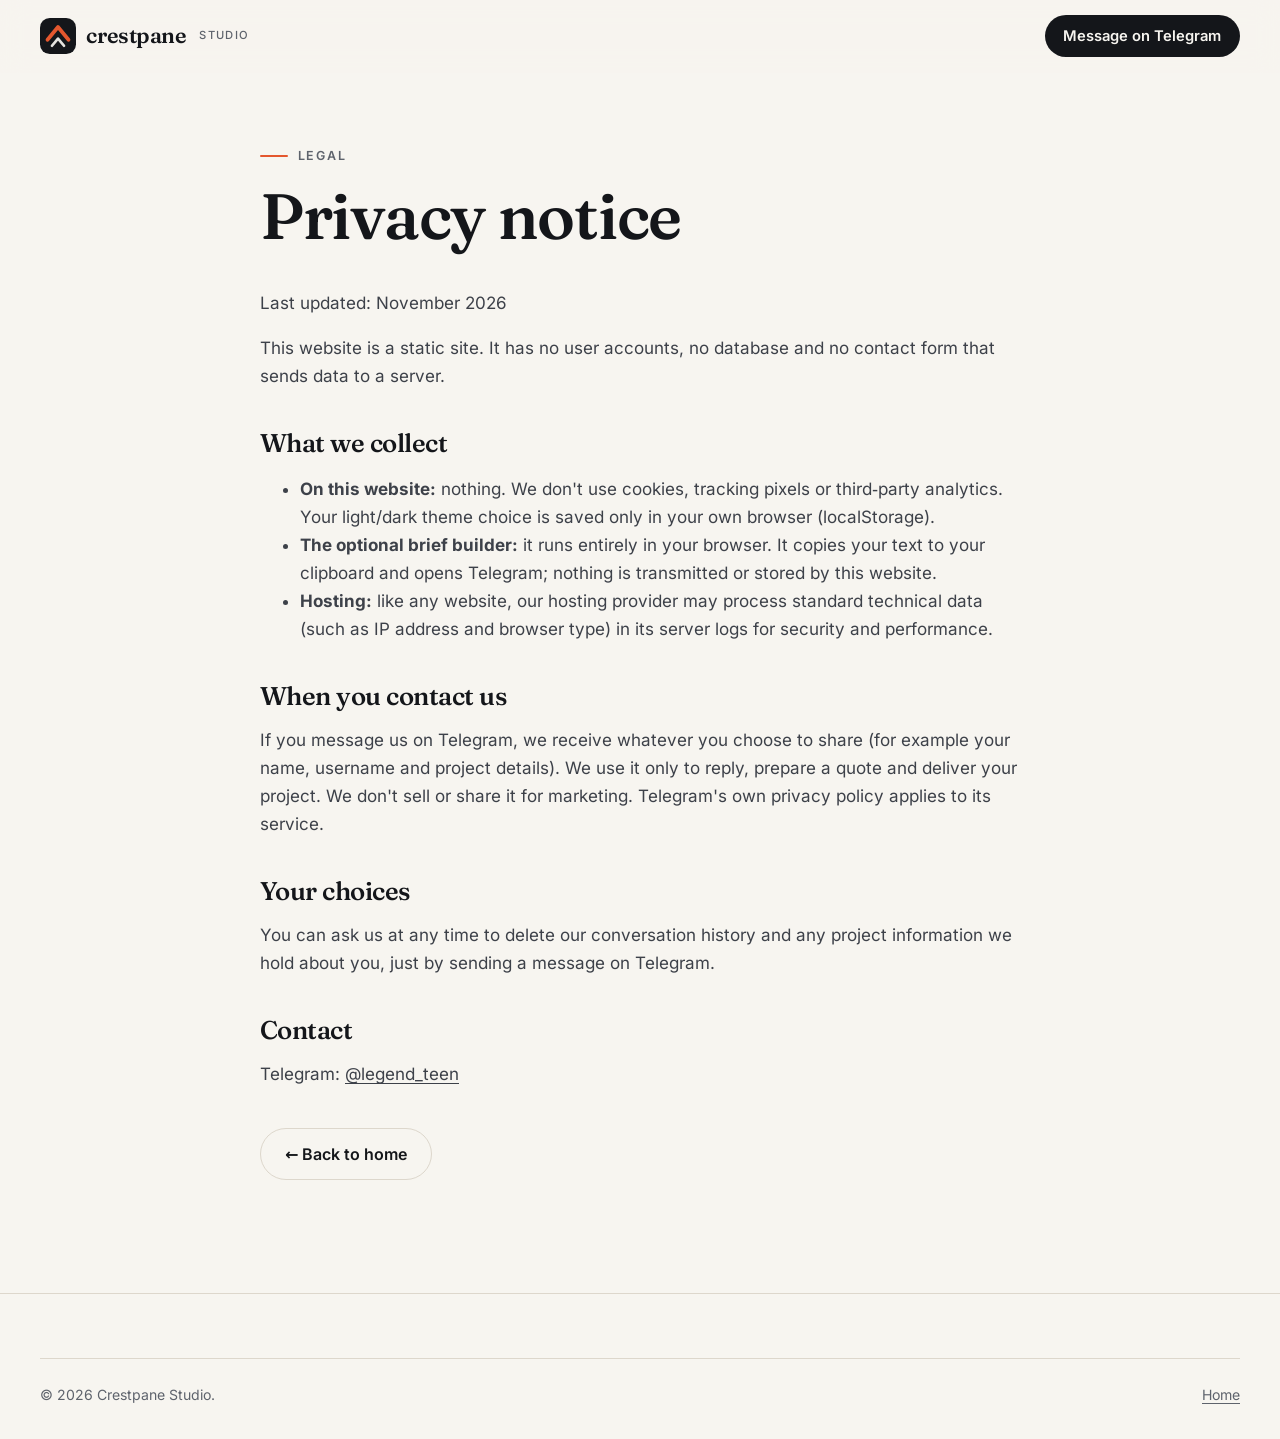
<file: privacy.html>
<!doctype html><html lang="en" class="no-js"><head><meta charset="utf-8"><meta name="viewport" content="width=device-width,initial-scale=1"><link rel="icon" href="favicon.svg" type="image/svg+xml"><link rel="stylesheet" href="assets/styles.css"><script>(function(){var d=document.documentElement;d.classList.remove("no-js");try{var t=localStorage.getItem("theme");if(t)d.setAttribute("data-theme",t);}catch(e){}})();</script><title>Privacy — Crestpane Studio</title><meta name="description" content="Privacy notice for the Crestpane Studio website."></head><body>
<header class="site-header"><nav class="wrap nav" aria-label="Main"><a class="brand" href="./" aria-label="Crestpane Studio home"><img src="assets/img/mark.svg" width="36" height="36" alt="">crestpane<small>Studio</small></a><a class="btn btn-primary btn-sm" href="https://t.me/legend_teen" target="_blank" rel="noopener">Message on Telegram</a></nav></header>
<main class="legal" id="main"><div class="wrap">
<span class="eyebrow">Legal</span><h1>Privacy notice</h1><p class="muted">Last updated: November 2026</p>
<p>This website is a static site. It has no user accounts, no database and no contact form that sends data to a server.</p>
<h2>What we collect</h2>
<ul><li><strong>On this website:</strong> nothing. We don't use cookies, tracking pixels or third‑party analytics. Your light/dark theme choice is saved only in your own browser (localStorage).</li>
<li><strong>The optional brief builder:</strong> it runs entirely in your browser. It copies your text to your clipboard and opens Telegram; nothing is transmitted or stored by this website.</li>
<li><strong>Hosting:</strong> like any website, our hosting provider may process standard technical data (such as IP address and browser type) in its server logs for security and performance.</li></ul>
<h2>When you contact us</h2>
<p>If you message us on Telegram, we receive whatever you choose to share (for example your name, username and project details). We use it only to reply, prepare a quote and deliver your project. We don't sell or share it for marketing. Telegram's own privacy policy applies to its service.</p>
<h2>Your choices</h2>
<p>You can ask us at any time to delete our conversation history and any project information we hold about you, just by sending a message on Telegram.</p>
<h2>Contact</h2>
<p>Telegram: <a href="https://t.me/legend_teen" target="_blank" rel="noopener">@legend_teen</a></p>
<p style="margin-top:2.5rem"><a class="btn btn-ghost" href="./">← Back to home</a></p>
</div></main>
<footer class="site-footer"><div class="wrap footer-bottom"><span>© 2026 Crestpane Studio.</span><a href="./">Home</a></div></footer>
</body></html>
</file>
<file: assets/styles.css>
@font-face{font-family:"Inter";src:url("fonts/inter.woff2") format("woff2");font-weight:100 900;font-display:swap}
@font-face{font-family:"Fraunces";src:url("fonts/fraunces.woff2") format("woff2");font-weight:100 900;font-display:swap}
@font-face{font-family:"Fraunces";src:url("fonts/fraunces-italic.woff2") format("woff2");font-weight:100 900;font-style:italic;font-display:swap}
:root{
  --bg:#F7F5F0;--bg-2:#EFEBE3;--surface:#FFFFFF;--ink:#14161A;--ink-2:#3D4149;--muted:#5E636C;
  --line:#DDD7CC;--accent:#E4572E;--accent-ink:#B83A16;--accent-soft:#FBE3DA;--sage:#2F5D50;
  --radius:18px;--radius-lg:28px;--shadow:0 1px 2px rgba(20,22,26,.06),0 12px 40px -12px rgba(20,22,26,.18);
  --wrap:1200px;--serif:"Fraunces",Georgia,"Times New Roman",serif;--sans:"Inter",system-ui,-apple-system,"Segoe UI",Roboto,sans-serif;
  color-scheme:light;
}
[data-theme="dark"]{
  --bg:#0F1113;--bg-2:#16191C;--surface:#1B1E22;--ink:#F3F1EC;--ink-2:#D0CDC6;--muted:#A3A39F;
  --line:#2C3035;--accent:#F06A40;--accent-ink:#FF8A63;--accent-soft:#3A2119;--sage:#8CC5B3;
  --shadow:0 1px 2px rgba(0,0,0,.4),0 18px 50px -18px rgba(0,0,0,.7);color-scheme:dark;
}
*,*::before,*::after{box-sizing:border-box}
html{scroll-behavior:smooth;-webkit-text-size-adjust:100%}
body{margin:0;background:var(--bg);color:var(--ink);font:400 1.0625rem/1.65 var(--sans);-webkit-font-smoothing:antialiased;transition:background-color .3s,color .3s}
img{max-width:100%;height:auto;display:block}
a{color:inherit;text-underline-offset:3px}
:focus-visible{outline:3px solid var(--accent);outline-offset:3px;border-radius:6px}
.skip{position:absolute;left:1rem;top:-4rem;background:var(--ink);color:var(--bg);padding:.7rem 1rem;border-radius:10px;z-index:100;text-decoration:none}
.skip:focus{top:1rem}
.wrap{width:min(100% - 2.5rem,var(--wrap));margin-inline:auto}
.sr-only{position:absolute;width:1px;height:1px;overflow:hidden;clip:rect(0 0 0 0);white-space:nowrap}
h1,h2,h3{font-family:var(--serif);font-weight:560;letter-spacing:-.02em;line-height:1.08;margin:0 0 .6em;font-variation-settings:"opsz" 96}
h1{font-size:clamp(2.6rem,7.2vw,5.6rem)}
h2{font-size:clamp(2rem,4.6vw,3.4rem);text-wrap:balance}
h3{font-size:1.4rem;letter-spacing:-.01em}
p{margin:0 0 1em}
em.serif{font-family:var(--serif);font-style:italic;font-weight:450;color:var(--accent-ink)}
.eyebrow{display:inline-flex;align-items:center;gap:.6rem;font:600 .78rem/1 var(--sans);letter-spacing:.14em;text-transform:uppercase;color:var(--muted);margin-bottom:1.2rem}
.eyebrow::before{content:"";width:28px;height:2px;background:var(--accent);border-radius:2px}
.lead{font-size:clamp(1.1rem,1.6vw,1.3rem);color:var(--ink-2);max-width:40rem}
section{padding:clamp(4.5rem,10vw,8rem) 0}
.section-head{display:grid;gap:1rem;margin-bottom:clamp(2.5rem,5vw,4rem);max-width:48rem}

/* Buttons */
.btn{--h:52px;display:inline-flex;align-items:center;justify-content:center;gap:.6rem;min-height:var(--h);padding:0 1.5rem;border-radius:999px;font:600 1rem/1 var(--sans);text-decoration:none;border:1.5px solid transparent;cursor:pointer;transition:transform .2s ease,background-color .2s,color .2s,border-color .2s,box-shadow .2s}
.btn svg{width:20px;height:20px;flex:none}
.btn-primary{background:var(--ink);color:var(--bg)}
.btn-primary:hover{background:var(--accent);color:#fff;transform:translateY(-2px);box-shadow:0 10px 24px -10px var(--accent)}
.btn-ghost{border-color:var(--line);color:var(--ink);background:transparent}
.btn-ghost:hover{border-color:var(--ink);transform:translateY(-2px)}
.btn-accent{background:var(--accent);color:#fff}
.btn-accent:hover{background:var(--accent-ink);transform:translateY(-2px)}
[data-theme="dark"] .btn-accent{color:#14161A}
.btn-sm{--h:42px;padding:0 1.1rem;font-size:.92rem}

/* Header */
.site-header{position:sticky;top:0;z-index:50;background:color-mix(in srgb,var(--bg) 82%,transparent);backdrop-filter:saturate(1.4) blur(14px);-webkit-backdrop-filter:saturate(1.4) blur(14px);border-bottom:1px solid transparent;transition:border-color .3s}
.site-header.scrolled{border-bottom-color:var(--line)}
.nav{display:flex;align-items:center;justify-content:space-between;height:72px;gap:1rem}
.brand{display:inline-flex;align-items:center;gap:.65rem;text-decoration:none;font:600 1.35rem/1 var(--serif);letter-spacing:-.02em}
.brand svg{width:36px;height:36px}
.brand small{font:500 .7rem/1 var(--sans);letter-spacing:.12em;text-transform:uppercase;color:var(--muted);margin-left:.15rem;align-self:center}
.nav-links{display:none;list-style:none;margin:0;padding:0;gap:2rem}
.nav-links a{text-decoration:none;font-weight:500;font-size:.97rem;color:var(--ink-2);position:relative;padding:.4rem 0}
.nav-links a::after{content:"";position:absolute;left:0;right:0;bottom:0;height:2px;background:var(--accent);transform:scaleX(0);transform-origin:left;transition:transform .25s}
.nav-links a:hover{color:var(--ink)}.nav-links a:hover::after{transform:scaleX(1)}
.nav-actions{display:flex;align-items:center;gap:.5rem}
.icon-btn{width:44px;height:44px;display:grid;place-items:center;border-radius:50%;border:1px solid var(--line);background:transparent;color:var(--ink);cursor:pointer;transition:border-color .2s,transform .2s}
.icon-btn:hover{border-color:var(--ink)}
.icon-btn svg{width:20px;height:20px}
.theme-toggle .moon{display:none}[data-theme="dark"] .theme-toggle .sun{display:none}[data-theme="dark"] .theme-toggle .moon{display:block}
.nav-cta{display:none}
.menu-toggle{display:grid}
.mobile-menu{position:fixed;inset:72px 0 auto 0;background:var(--bg);border-bottom:1px solid var(--line);padding:1rem 1.25rem 1.5rem;display:none;z-index:49}
.mobile-menu.open{display:block}
.mobile-menu ul{list-style:none;margin:0 0 1rem;padding:0}
.mobile-menu a:not(.btn){display:block;padding:.9rem 0;border-bottom:1px solid var(--line);text-decoration:none;font:500 1.25rem/1.2 var(--serif)}
.mobile-menu .btn{width:100%}
@media (min-width:960px){.nav-links{display:flex}.nav-cta{display:inline-flex}.menu-toggle{display:none}.mobile-menu{display:none!important}}

/* Hero */
.hero{padding:clamp(3.5rem,8vw,6.5rem) 0 clamp(3rem,6vw,5rem);position:relative;overflow:hidden}
.hero-grid{display:grid;gap:3rem;align-items:center}
.hero h1{font-size:clamp(2.7rem,6.4vw,5rem);text-wrap:balance;max-width:12ch}
.hero-actions{display:flex;flex-wrap:wrap;gap:.8rem;margin:2rem 0 2.2rem}
.hero-points{display:flex;flex-wrap:wrap;gap:.6rem 1.4rem;list-style:none;padding:0;margin:0;color:var(--muted);font-size:.95rem}
.hero-points li{display:flex;align-items:center;gap:.45rem}
.hero-points svg{width:18px;height:18px;color:var(--sage)}
.status{display:inline-flex;align-items:center;gap:.55rem;padding:.45rem .9rem .45rem .7rem;border:1px solid var(--line);border-radius:999px;font-size:.88rem;color:var(--ink-2);background:var(--surface);margin-bottom:1.6rem}
.status i{width:8px;height:8px;border-radius:50%;background:#2DB36F;box-shadow:0 0 0 4px rgba(45,179,111,.18)}
.hero-visual{position:relative;min-height:340px}
.browser{position:relative;border-radius:16px;background:var(--surface);box-shadow:var(--shadow);border:1px solid var(--line);overflow:hidden}
.browser-bar{display:flex;align-items:center;gap:6px;padding:10px 14px;border-bottom:1px solid var(--line);background:var(--bg-2)}
.browser-bar span{width:10px;height:10px;border-radius:50%;background:var(--line)}
.browser-bar em{margin-left:10px;font:500 .72rem/1 var(--sans);font-style:normal;color:var(--muted);background:var(--surface);padding:5px 10px;border-radius:6px;flex:1;max-width:240px;white-space:nowrap;overflow:hidden;text-overflow:ellipsis}
.hero-visual .b1{width:88%;transform:rotate(-1.5deg)}
.hero-visual .b2{position:absolute;width:56%;right:0;bottom:-8%;transform:rotate(2.5deg)}
.hero-visual .phone{position:absolute;left:-2%;bottom:-14%;width:24%;border-radius:22px;border:6px solid var(--ink);overflow:hidden;box-shadow:var(--shadow);background:var(--ink)}
.blob{position:absolute;z-index:-1;border-radius:50%;filter:blur(60px);opacity:.55}
.blob.a{width:420px;height:420px;background:var(--accent-soft);right:-120px;top:-60px}
.blob.b{width:300px;height:300px;background:color-mix(in srgb,var(--sage) 22%,transparent);left:-120px;bottom:-60px}
@media (min-width:960px){.hero-grid{grid-template-columns:1.05fr .95fr}.hero-visual{min-height:460px}}

/* Marquee */
.ticker{border-block:1px solid var(--line);padding:1.1rem 0;overflow:hidden;background:var(--bg-2)}
.ticker-track{display:flex;gap:3rem;width:max-content;animation:scroll 38s linear infinite}
.ticker-track span{font:500 1.35rem/1 var(--serif);font-style:italic;color:var(--ink-2);white-space:nowrap;display:flex;align-items:center;gap:3rem}
.ticker-track span::after{content:"✦";font-style:normal;color:var(--accent);font-size:.9rem}
@keyframes scroll{to{transform:translateX(-50%)}}

/* Work */
.work-grid{display:grid;gap:clamp(1.5rem,3vw,2.5rem)}
.work-card{display:grid;gap:1.2rem;text-decoration:none;color:inherit}
.work-media{position:relative;border-radius:var(--radius-lg);overflow:hidden;border:1px solid var(--line);background:var(--bg-2);aspect-ratio:16/10}
.work-media img{width:100%;height:100%;object-fit:cover;object-position:top;transition:transform .8s cubic-bezier(.2,.7,.2,1)}
.work-card:hover .work-media img{transform:scale(1.035)}
.tag{position:absolute;top:14px;left:14px;background:color-mix(in srgb,var(--bg) 90%,transparent);backdrop-filter:blur(6px);color:var(--ink);font:600 .72rem/1 var(--sans);letter-spacing:.08em;text-transform:uppercase;padding:.55rem .8rem;border-radius:999px;border:1px solid var(--line)}
.work-meta{display:flex;justify-content:space-between;align-items:flex-start;gap:1rem}
.work-meta h3{margin:0 0 .3rem;font-size:1.65rem}
.work-meta p{margin:0;color:var(--muted);font-size:.98rem;max-width:34rem}
.arrow{flex:none;width:48px;height:48px;border-radius:50%;border:1px solid var(--line);display:grid;place-items:center;transition:background .25s,color .25s,transform .25s,border-color .25s}
.arrow svg{width:20px;height:20px}
.work-card:hover .arrow{background:var(--accent);border-color:var(--accent);color:#fff;transform:rotate(-45deg)}
.chips{display:flex;flex-wrap:wrap;gap:.4rem;margin-top:.8rem;padding:0;list-style:none}
.chips li{font-size:.8rem;padding:.3rem .65rem;border-radius:999px;background:var(--bg-2);color:var(--ink-2);border:1px solid var(--line)}
.note{font-size:.9rem;color:var(--muted);margin-top:2rem;max-width:44rem}
@media (min-width:860px){.work-grid{grid-template-columns:1fr 1fr}.work-card.wide{grid-column:1/-1}.work-card.wide .work-media{aspect-ratio:21/9}}

/* Services */
.services{background:var(--surface);border-block:1px solid var(--line)}
.svc-grid{display:grid;gap:1px;background:var(--line);border:1px solid var(--line);border-radius:var(--radius-lg);overflow:hidden}
.svc{background:var(--surface);padding:2rem 1.75rem;display:grid;gap:.6rem;align-content:start;transition:background .3s}
.svc:hover{background:var(--bg)}
.svc-ico{width:48px;height:48px;border-radius:14px;display:grid;place-items:center;background:var(--accent-soft);color:var(--accent-ink);margin-bottom:.6rem}
.svc-ico svg{width:24px;height:24px}
.svc h3{margin:0;font-size:1.3rem}.svc p{margin:0;color:var(--muted);font-size:.98rem}
@media (min-width:700px){.svc-grid{grid-template-columns:repeat(2,1fr)}}
@media (min-width:1040px){.svc-grid{grid-template-columns:repeat(3,1fr)}}

/* Pricing */
.price-grid{display:grid;gap:1.25rem;align-items:stretch}
.plan{position:relative;background:var(--surface);border:1px solid var(--line);border-radius:var(--radius-lg);padding:2rem 1.75rem;display:flex;flex-direction:column;gap:1.1rem;transition:transform .3s,box-shadow .3s}
.plan:hover{transform:translateY(-4px);box-shadow:var(--shadow)}
.plan.featured{background:var(--ink);color:var(--bg);border-color:var(--ink)}
.plan.featured .muted,.plan.featured li{color:color-mix(in srgb,var(--bg) 78%,transparent)}
.plan.featured .btn-primary{background:var(--accent);color:#fff}.plan.featured .btn-primary:hover{background:var(--bg);color:var(--ink)}
.badge{position:absolute;top:-13px;right:1.5rem;background:var(--accent);color:#fff;font:600 .72rem/1 var(--sans);letter-spacing:.08em;text-transform:uppercase;padding:.5rem .8rem;border-radius:999px}
.plan h3{margin:0;font-size:1.5rem}
.muted{color:var(--muted)}
.price{display:flex;align-items:baseline;gap:.4rem;flex-wrap:wrap}
.price small{font-size:.85rem;font-weight:500}
.price strong{font:600 3rem/1 var(--serif);letter-spacing:-.03em}
.plan-facts{display:flex;gap:.5rem;flex-wrap:wrap}
.plan-facts span{font-size:.82rem;padding:.35rem .7rem;border-radius:999px;border:1px solid currentColor;opacity:.8}
.plan ul{list-style:none;margin:0;padding:0;display:grid;gap:.6rem;font-size:.96rem;flex:1}
.plan li{display:flex;gap:.6rem;align-items:flex-start;color:var(--ink-2)}
.plan li svg{flex:none;width:18px;height:18px;margin-top:.22rem;color:var(--accent)}
.plan .btn{width:100%}
.price-notes{display:grid;gap:.4rem;margin-top:1.5rem;color:var(--muted);font-size:.92rem;padding-left:1.1rem}
@media (min-width:1000px){.price-grid{grid-template-columns:repeat(3,1fr)}.plan.featured{transform:translateY(-12px)}.plan.featured:hover{transform:translateY(-16px)}}
/* Process */
.steps{display:grid;gap:1rem;counter-reset:step;list-style:none;padding:0;margin:0}
.step{border-top:1px solid var(--line);padding:1.75rem 0 0;display:grid;gap:.5rem}
.step-num{font:500 .85rem/1 var(--sans);color:var(--accent-ink);letter-spacing:.1em}
.step h3{margin:0;font-size:1.35rem}.step p{margin:0;color:var(--muted);font-size:.97rem}
.step .time{font-size:.82rem;color:var(--ink-2);font-weight:600}
@media (min-width:860px){.steps{grid-template-columns:repeat(4,1fr);gap:2rem}}

/* Why */
.why{background:var(--ink);color:var(--bg)}
.why .eyebrow{color:color-mix(in srgb,var(--bg) 70%,transparent)}
.why .lead{color:color-mix(in srgb,var(--bg) 80%,transparent)}
.why-grid{display:grid;gap:2rem}
.why-list{display:grid;gap:0;list-style:none;margin:0;padding:0}
.why-list li{display:grid;grid-template-columns:auto 1fr;gap:1rem;padding:1.4rem 0;border-bottom:1px solid color-mix(in srgb,var(--bg) 16%,transparent)}
.why-list li:first-child{border-top:1px solid color-mix(in srgb,var(--bg) 16%,transparent)}
.why-list svg{width:26px;height:26px;color:var(--accent);margin-top:.15rem}
.why-list h3{margin:0 0 .25rem;font-size:1.2rem}
.why-list p{margin:0;color:color-mix(in srgb,var(--bg) 72%,transparent);font-size:.97rem}
[data-theme="dark"] .why{background:#1B1E22;color:var(--ink)}
[data-theme="dark"] .why .eyebrow,[data-theme="dark"] .why .lead,[data-theme="dark"] .why-list p{color:var(--muted)}
[data-theme="dark"] .why-list li{border-color:var(--line)}
@media (min-width:960px){.why-grid{grid-template-columns:.9fr 1.1fr;gap:5rem}.why-sticky{position:sticky;top:110px;align-self:start}}

/* FAQ */
.faq-grid{display:grid;gap:2rem}
.faq details{border-bottom:1px solid var(--line)}
.faq details:first-of-type{border-top:1px solid var(--line)}
.faq summary{cursor:pointer;list-style:none;display:flex;justify-content:space-between;gap:1rem;align-items:center;padding:1.35rem 0;font:500 1.2rem/1.35 var(--serif)}
.faq summary::-webkit-details-marker{display:none}
.faq summary .plus{flex:none;width:32px;height:32px;border-radius:50%;border:1px solid var(--line);position:relative;transition:transform .3s,background .3s}
.faq summary .plus::before,.faq summary .plus::after{content:"";position:absolute;left:50%;top:50%;width:12px;height:1.6px;background:currentColor;transform:translate(-50%,-50%)}
.faq summary .plus::after{transform:translate(-50%,-50%) rotate(90deg);transition:transform .3s}
.faq details[open] .plus{background:var(--accent);border-color:var(--accent);color:#fff}
.faq details[open] .plus::after{transform:translate(-50%,-50%) rotate(0)}
.faq details p{color:var(--muted);margin:0 0 1.4rem;max-width:44rem}
@media (min-width:960px){.faq-grid{grid-template-columns:.8fr 1.2fr;gap:5rem}}

/* Contact */
.contact-card{background:var(--surface);border:1px solid var(--line);border-radius:var(--radius-lg);padding:clamp(1.75rem,5vw,4rem);display:grid;gap:2.5rem;box-shadow:var(--shadow)}
.contact-card h2{margin-bottom:.4em}
.brief{display:grid;gap:1rem}
.brief fieldset{border:0;padding:0;margin:0}
.brief legend,.brief label{font-weight:600;font-size:.92rem;margin-bottom:.5rem;display:block}
.opts{display:flex;flex-wrap:wrap;gap:.5rem}
.opts label{margin:0;font-weight:500}
.opts input{position:absolute;opacity:0;pointer-events:none}
.opts span{display:inline-block;padding:.6rem 1rem;border-radius:999px;border:1px solid var(--line);cursor:pointer;font-size:.92rem;transition:all .2s}
.opts input:checked+span{background:var(--ink);color:var(--bg);border-color:var(--ink)}
.opts input:focus-visible+span{outline:3px solid var(--accent);outline-offset:2px}
.brief textarea{width:100%;min-height:110px;padding:.9rem 1rem;border-radius:14px;border:1px solid var(--line);background:var(--bg);color:var(--ink);font:inherit;resize:vertical}
.brief textarea:focus{outline:none;border-color:var(--accent);box-shadow:0 0 0 3px var(--accent-soft)}
.brief-actions{display:flex;flex-wrap:wrap;gap:.75rem;align-items:center}
.brief-status{font-size:.9rem;color:var(--sage);min-height:1.4em;margin:0}
.tg-handle{display:inline-flex;align-items:center;gap:.6rem;font:500 1.15rem/1 var(--serif);text-decoration:none;margin-top:.5rem}
.tg-handle svg{width:22px;height:22px;color:#229ED9}
.contact-list{list-style:none;padding:0;margin:1.5rem 0 0;display:grid;gap:.7rem;color:var(--muted);font-size:.96rem}
.contact-list li{display:flex;gap:.6rem}.contact-list svg{flex:none;width:18px;height:18px;margin-top:.25rem;color:var(--sage)}
@media (min-width:960px){.contact-card{grid-template-columns:.9fr 1.1fr;gap:4rem}}

/* Footer */
.site-footer{padding:4rem 0 2rem;border-top:1px solid var(--line)}
.footer-top{display:grid;gap:2rem;margin-bottom:3rem}
.footer-big{font:500 clamp(2.4rem,8vw,6rem)/1 var(--serif);letter-spacing:-.03em;margin:0}
.footer-big a{text-decoration:none;background:linear-gradient(var(--accent),var(--accent)) 0 100%/0 3px no-repeat;transition:background-size .4s}
.footer-big a:hover{background-size:100% 3px}
.footer-cols{display:grid;grid-template-columns:repeat(2,1fr);gap:1.5rem}
.footer-cols h3{font:600 .78rem/1 var(--sans);letter-spacing:.12em;text-transform:uppercase;color:var(--muted);margin-bottom:1rem}
.footer-cols ul{list-style:none;margin:0;padding:0;display:grid;gap:.55rem}
.footer-cols a{text-decoration:none;color:var(--ink-2)}.footer-cols a:hover{color:var(--accent-ink)}
.footer-bottom{display:flex;flex-wrap:wrap;justify-content:space-between;gap:1rem;color:var(--muted);font-size:.88rem;border-top:1px solid var(--line);padding-top:1.5rem}
.footer-bottom a{color:inherit}
@media (min-width:860px){.footer-top{grid-template-columns:1.4fr 1fr}.footer-cols{grid-template-columns:repeat(3,1fr)}}

/* Floating CTA (mobile) */
.float-cta{position:fixed;right:16px;bottom:16px;z-index:40;width:56px;height:56px;border-radius:50%;background:#229ED9;color:#fff;display:grid;place-items:center;box-shadow:0 10px 30px -8px rgba(34,158,217,.7);transform:translateY(120px);transition:transform .35s}
.float-cta.show{transform:none}.float-cta svg{width:26px;height:26px}

/* Legal page */
.legal{padding:4rem 0 6rem}.legal .wrap{max-width:760px}.legal h1{font-size:clamp(2.4rem,6vw,4rem)}
.legal h2{font-size:1.6rem;margin-top:2.5rem}.legal p,.legal li{color:var(--ink-2)}

/* Reveal */
.reveal{opacity:0;transform:translateY(24px);transition:opacity .8s cubic-bezier(.2,.7,.2,1),transform .8s cubic-bezier(.2,.7,.2,1)}
.reveal.in{opacity:1;transform:none}
.no-js .reveal{opacity:1;transform:none}
@media (prefers-reduced-motion:reduce){
  html{scroll-behavior:auto}
  *,*::before,*::after{animation-duration:.01ms!important;animation-iteration-count:1!important;transition-duration:.01ms!important}
  .reveal{opacity:1;transform:none}
  .ticker-track{animation:none}
}

/* Pricing v2: offer banner, sale cards, calculator */
.offer-banner{position:relative;overflow:hidden;display:grid;gap:1.5rem;align-items:end;background:var(--ink);color:var(--bg);border-radius:var(--radius-lg);padding:clamp(2rem,5vw,3.5rem);margin-bottom:clamp(2rem,4vw,3rem)}
.offer-banner::after{content:"50% OFF";position:absolute;right:-46px;top:26px;transform:rotate(35deg);background:var(--accent);color:#fff;font:700 .78rem/1 var(--sans);letter-spacing:.1em;padding:.6rem 3.4rem}
.offer-banner .eyebrow{color:color-mix(in srgb,var(--bg) 70%,transparent)}
.offer-banner h2{max-width:16ch}
.offer-banner .lead{color:color-mix(in srgb,var(--bg) 80%,transparent);margin:0}
.offer-banner em.serif{color:#FF8A63}
.offer-ribbon{justify-self:start;margin:0;background:color-mix(in srgb,var(--accent) 22%,transparent);color:#FFD9CB;border:1px solid color-mix(in srgb,var(--accent) 55%,transparent);font:700 .78rem/1 var(--sans);letter-spacing:.1em;padding:.75rem 1rem;border-radius:10px}
[data-theme="dark"] .offer-banner{background:#1B1E22;color:var(--ink);border:1px solid var(--line)}
[data-theme="dark"] .offer-banner .eyebrow,[data-theme="dark"] .offer-banner .lead{color:var(--muted)}
@media (min-width:960px){.offer-banner{grid-template-columns:1fr auto}.offer-ribbon{justify-self:end}}
.price-head{display:flex;justify-content:space-between;align-items:flex-end;gap:1rem;flex-wrap:wrap;margin-bottom:1.5rem}
.price-head h3{margin:0;font-size:1.5rem}
.price-head span{font:700 .75rem/1 var(--sans);letter-spacing:.1em;text-transform:uppercase;color:var(--accent-ink)}
.plan-top{display:flex;justify-content:space-between;align-items:center;gap:.5rem}
.plan-label{font:700 .74rem/1 var(--sans);letter-spacing:.14em;color:var(--muted)}
.plan.featured .plan-label{color:#FF8A63}
.off-pill{display:inline-block;background:var(--accent-soft);color:var(--accent-ink);font:700 .72rem/1 var(--sans);letter-spacing:.06em;padding:.45rem .65rem;border-radius:999px;white-space:nowrap}
.plan.featured .off-pill{background:var(--accent);color:#fff}
.plan-sub{margin:0;font-size:.97rem}
.plan .price{gap:.7rem;align-items:baseline;margin:0}
.was{font:500 1.15rem/1 var(--sans);color:var(--muted);text-decoration-thickness:2px;text-decoration-color:var(--accent)}
.plan.featured .was{color:color-mix(in srgb,var(--bg) 60%,transparent)}
.plan.featured{box-shadow:0 0 0 2px var(--accent),var(--shadow)}
[data-theme="dark"] .plan.featured{background:#22262B;color:var(--ink);border-color:var(--accent)}
[data-theme="dark"] .plan.featured .muted,[data-theme="dark"] .plan.featured li{color:var(--ink-2)}
[data-theme="dark"] .plan.featured .was{color:var(--muted)}
.plan-calc{background:none;border:0;padding:.2rem;margin:-.4rem auto 0;color:var(--muted);font:500 .88rem/1.3 var(--sans);cursor:pointer;text-decoration:underline;text-underline-offset:3px}
.plan-calc:hover{color:var(--accent-ink)}
.plan.featured .plan-calc{color:color-mix(in srgb,var(--bg) 70%,transparent)}
[data-theme="dark"] .plan.featured .plan-calc{color:var(--muted)}
.calc{margin-top:clamp(3rem,6vw,5rem);scroll-margin-top:90px}
.calc-head{max-width:44rem;margin-bottom:2rem}
.calc-head h2{font-size:clamp(1.9rem,4vw,2.8rem)}
.calc-grid{display:grid;gap:1.25rem;align-items:start}
.calc-box,.summary{background:var(--surface);border:1px solid var(--line);border-radius:var(--radius-lg);box-shadow:var(--shadow)}
.calc-box{padding:clamp(1.25rem,3vw,2rem);display:grid;gap:1.75rem}
.calc-box fieldset{border:0;margin:0;padding:0;min-width:0}
.calc-box legend{font:600 1.1rem/1.3 var(--serif);margin-bottom:.9rem;padding:0}
.pkg-opts{display:grid;gap:.6rem}
.pkg-opts label,.addon{position:relative;display:block;cursor:pointer}
.pkg-opts input,.addon input{position:absolute;opacity:0;width:1px;height:1px}
.pkg-opts label>span,.addon>span{display:grid;gap:.15rem;padding:1rem 1.1rem 1rem 3rem;border:1px solid var(--line);border-radius:14px;background:var(--bg);transition:border-color .2s,background .2s,box-shadow .2s;position:relative}
.pkg-opts label>span::before,.addon>span::before{content:"";position:absolute;left:1rem;top:1.1rem;width:20px;height:20px;border:1.5px solid var(--line);border-radius:50%;background:var(--surface);transition:all .2s}
.addon>span::before{border-radius:6px}
.pkg-opts input:checked+span,.addon input:checked+span{border-color:var(--accent);box-shadow:0 0 0 1px var(--accent);background:color-mix(in srgb,var(--accent-soft) 45%,var(--surface))}
.pkg-opts input:checked+span::before,.addon input:checked+span::before{background:var(--accent) url("data:image/svg+xml,%3Csvg xmlns='http://www.w3.org/2000/svg' viewBox='0 0 24 24'%3E%3Cpath fill='none' stroke='white' stroke-width='3' stroke-linecap='round' stroke-linejoin='round' d='m6 12.5 4 4L18 8'/%3E%3C/svg%3E") center/14px no-repeat;border-color:var(--accent)}
.pkg-opts input:focus-visible+span,.addon input:focus-visible+span{outline:3px solid var(--accent);outline-offset:2px}
.pkg-opts b,.addon b{font-weight:600;font-size:.98rem}
.pkg-opts small,.addon small{color:var(--muted);font-size:.85rem}
.pkg-opts em{font-style:normal;font-weight:700;color:var(--accent-ink);font-size:.95rem}
.pkg-opts em s,.addon small s{color:var(--muted);font-weight:400;margin-right:.25rem}
.addons{display:grid;gap:.6rem}
.addon.is-included{cursor:default;opacity:.75}
.addon.is-included small::after{content:" · Included in Premium";color:var(--sage);font-weight:600}
@media (min-width:600px){.addons{grid-template-columns:1fr 1fr}.num-grid{grid-template-columns:1fr 1fr}}
@media (min-width:1100px){.pkg-opts{grid-template-columns:repeat(3,1fr)}}
.num-grid{display:grid;gap:1rem}
.num label{display:block;font-weight:600;font-size:.92rem;margin-bottom:.5rem}
.num small{display:block;color:var(--muted);font-size:.82rem;margin-top:.4rem}
.stepper{display:flex;align-items:stretch;border:1px solid var(--line);border-radius:12px;overflow:hidden;background:var(--bg);max-width:220px}
.stepper button{width:48px;border:0;background:transparent;color:var(--ink);font:500 1.3rem/1 var(--sans);cursor:pointer}
.stepper button:hover{background:var(--bg-2)}
.stepper input{flex:1;min-width:0;width:60px;text-align:center;border:0;border-inline:1px solid var(--line);background:var(--surface);color:var(--ink);font:600 1.05rem/1 var(--sans);padding:.8rem 0;-moz-appearance:textfield}
.stepper input::-webkit-inner-spin-button,.stepper input::-webkit-outer-spin-button{-webkit-appearance:none;margin:0}
.calc-note{margin:0;font-size:.86rem;color:var(--muted);border-top:1px solid var(--line);padding-top:1.1rem}
.summary{overflow:hidden}
.sum-top{padding:1.6rem;background:linear-gradient(150deg,var(--accent-soft),var(--surface) 75%);border-bottom:1px solid var(--line)}
.sum-row{display:flex;justify-content:space-between;align-items:center;gap:.6rem}
.sum-row h3{margin:0;font-size:1.15rem}
.sum-name{margin:.9rem 0 0;color:var(--ink-2);font-weight:500}
.sum-old{margin:.35rem 0 0;color:var(--muted);font-size:.95rem}
.sum-old s{text-decoration-color:var(--accent);text-decoration-thickness:2px}
.sum-final{margin:.1rem 0 0;font:600 clamp(3rem,7vw,3.8rem)/1.05 var(--serif);letter-spacing:-.03em;color:var(--ink);font-variant-numeric:tabular-nums}
.sum-cap{margin:.2rem 0 0;font-size:.82rem;color:var(--muted)}
.sum-save{margin:1rem 0 0;display:inline-block;background:color-mix(in srgb,var(--sage) 14%,transparent);color:var(--sage);border:1px solid color-mix(in srgb,var(--sage) 30%,transparent);border-radius:10px;padding:.55rem .8rem;font:700 .82rem/1.2 var(--sans);letter-spacing:.03em}
.sum-rows{margin:0;padding:1.4rem 1.6rem 0;display:grid;gap:.7rem}
.sum-rows div{display:flex;justify-content:space-between;gap:1rem;font-size:.94rem;color:var(--muted)}
.sum-rows dt{margin:0}.sum-rows dd{margin:0;color:var(--ink);font-weight:600;font-variant-numeric:tabular-nums}
.sum-rows .disc dd{color:var(--sage)}
.sum-rows .total{border-top:1px solid var(--line);padding-top:.9rem;color:var(--ink);font-weight:700}
.sum-rows .total dd{font-size:1.25rem;color:var(--accent-ink)}
.sum-rows .monthly dd{color:var(--ink-2)}
.sum-rows [hidden]{display:none}
.sum-actions{padding:1.4rem 1.6rem 1.6rem;display:grid;gap:.6rem}
.sum-actions .btn{width:100%}
@media (min-width:960px){.calc-grid{grid-template-columns:minmax(0,1fr) 380px}.summary{position:sticky;top:96px}}
@media print{
  body{background:#fff;color:#000}
  .site-header,.hero,.ticker,#work,.services,#process,.why,.faq,#contact,.site-footer,.float-cta,.offer-banner,.price-head,.price-grid,.price-notes,.calc-head,.calc-box,.sum-actions{display:none!important}
  section{padding:0}.calc{margin:0}.calc-grid{display:block}.summary{box-shadow:none;border:1px solid #ccc;max-width:480px}
  .reveal{opacity:1!important;transform:none!important}
}
.plan ul{align-content:start}
</file>
